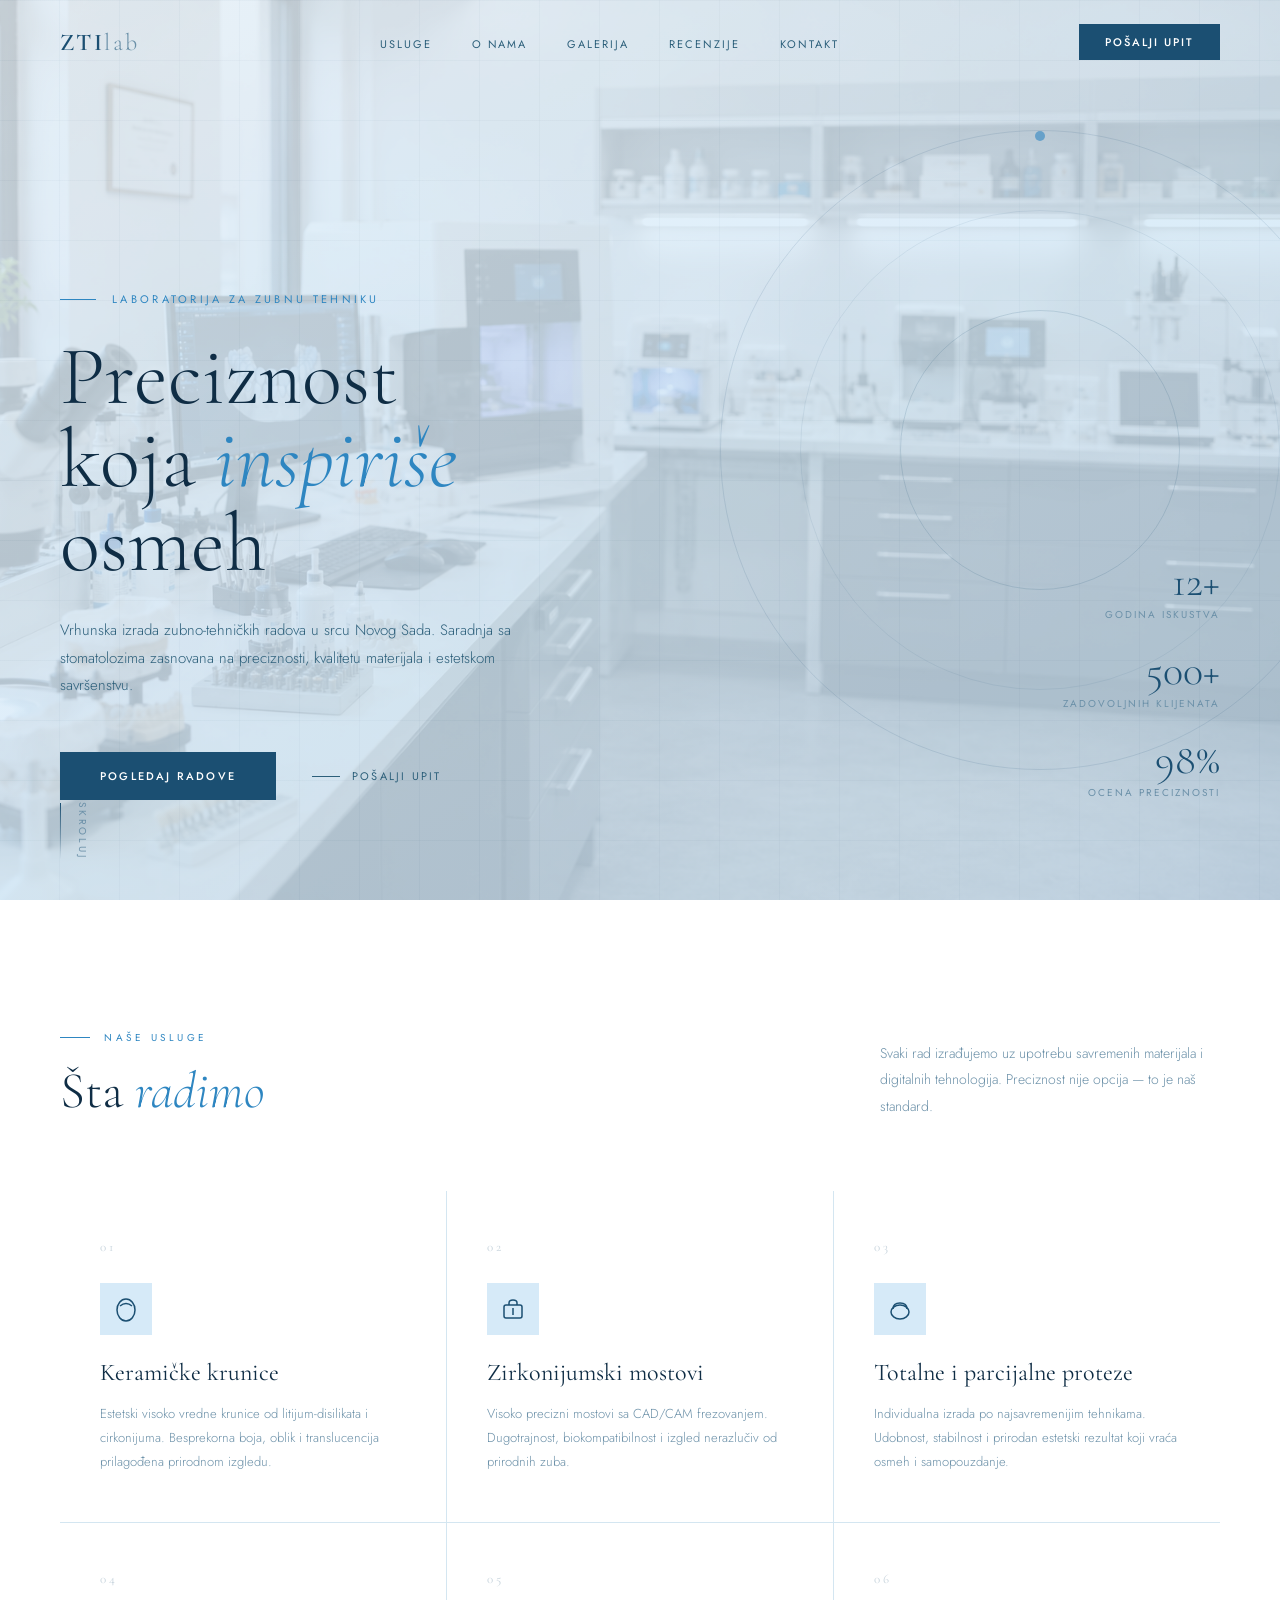
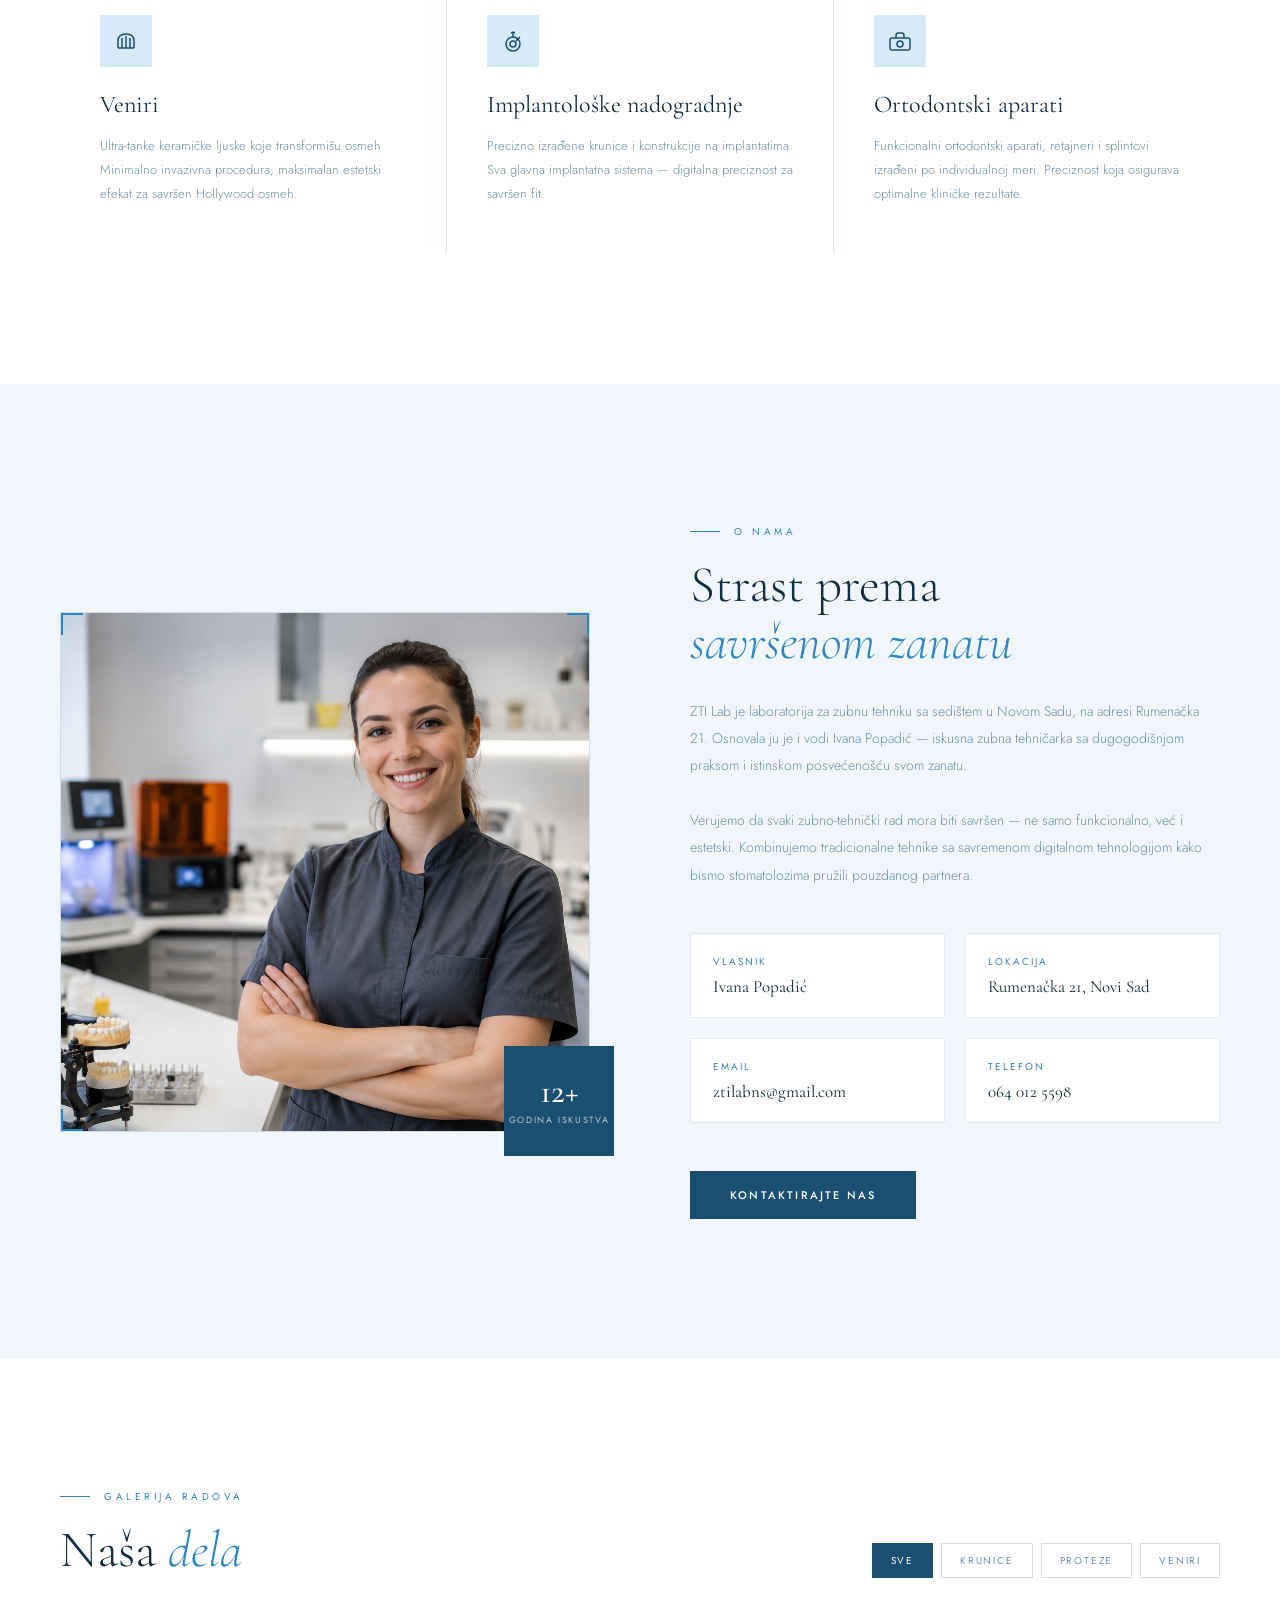
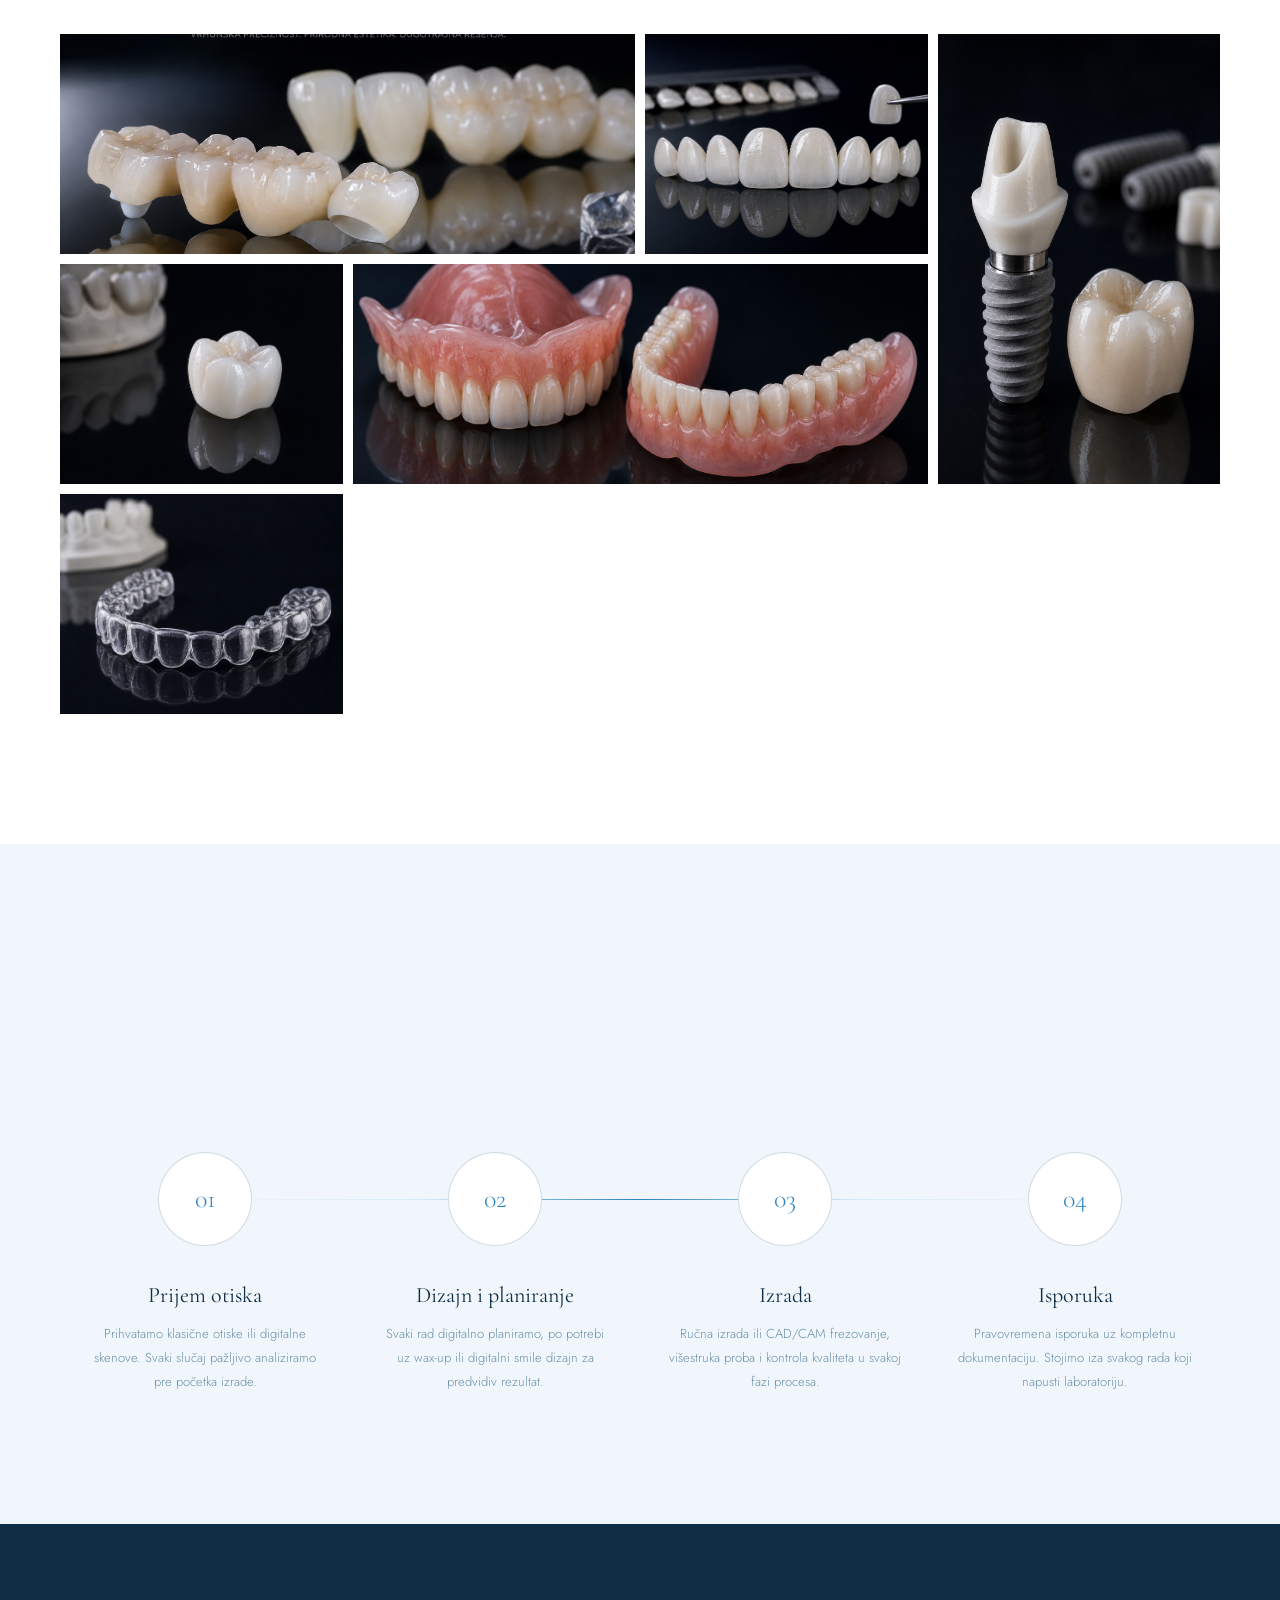
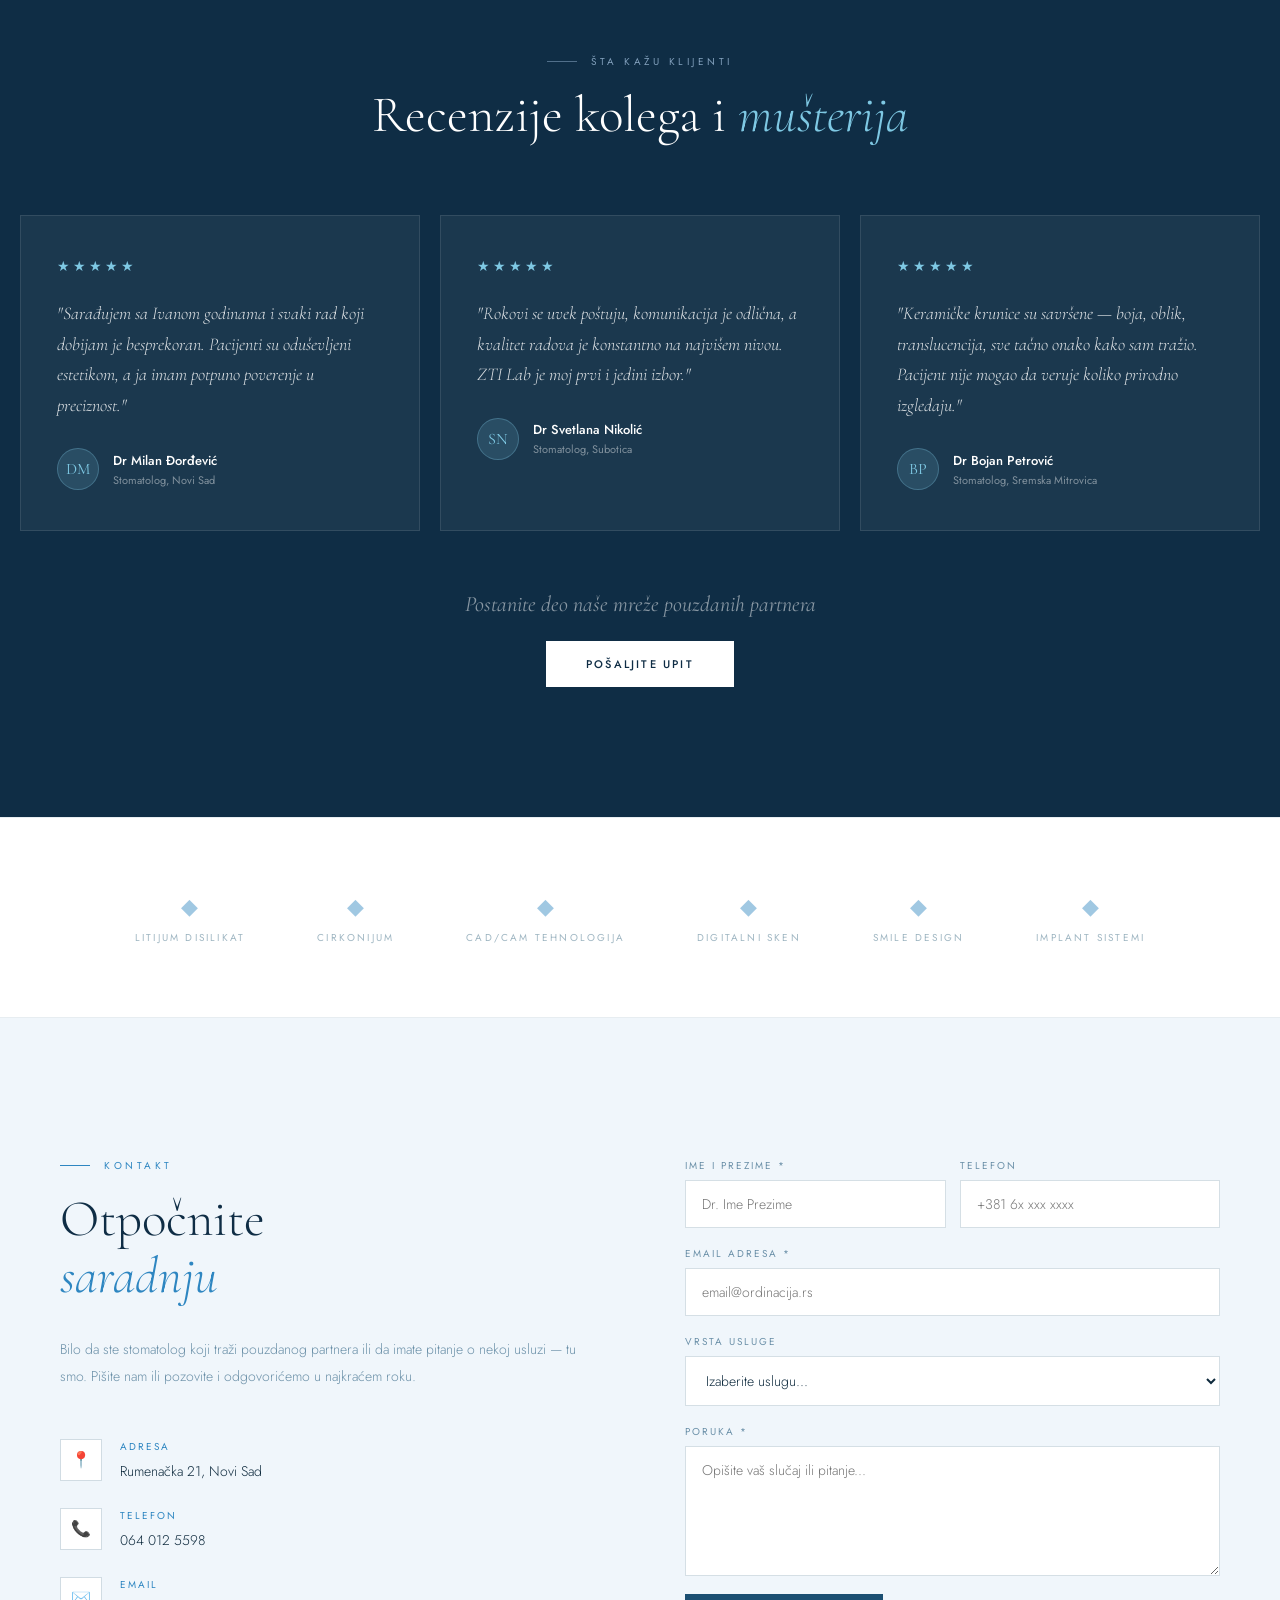
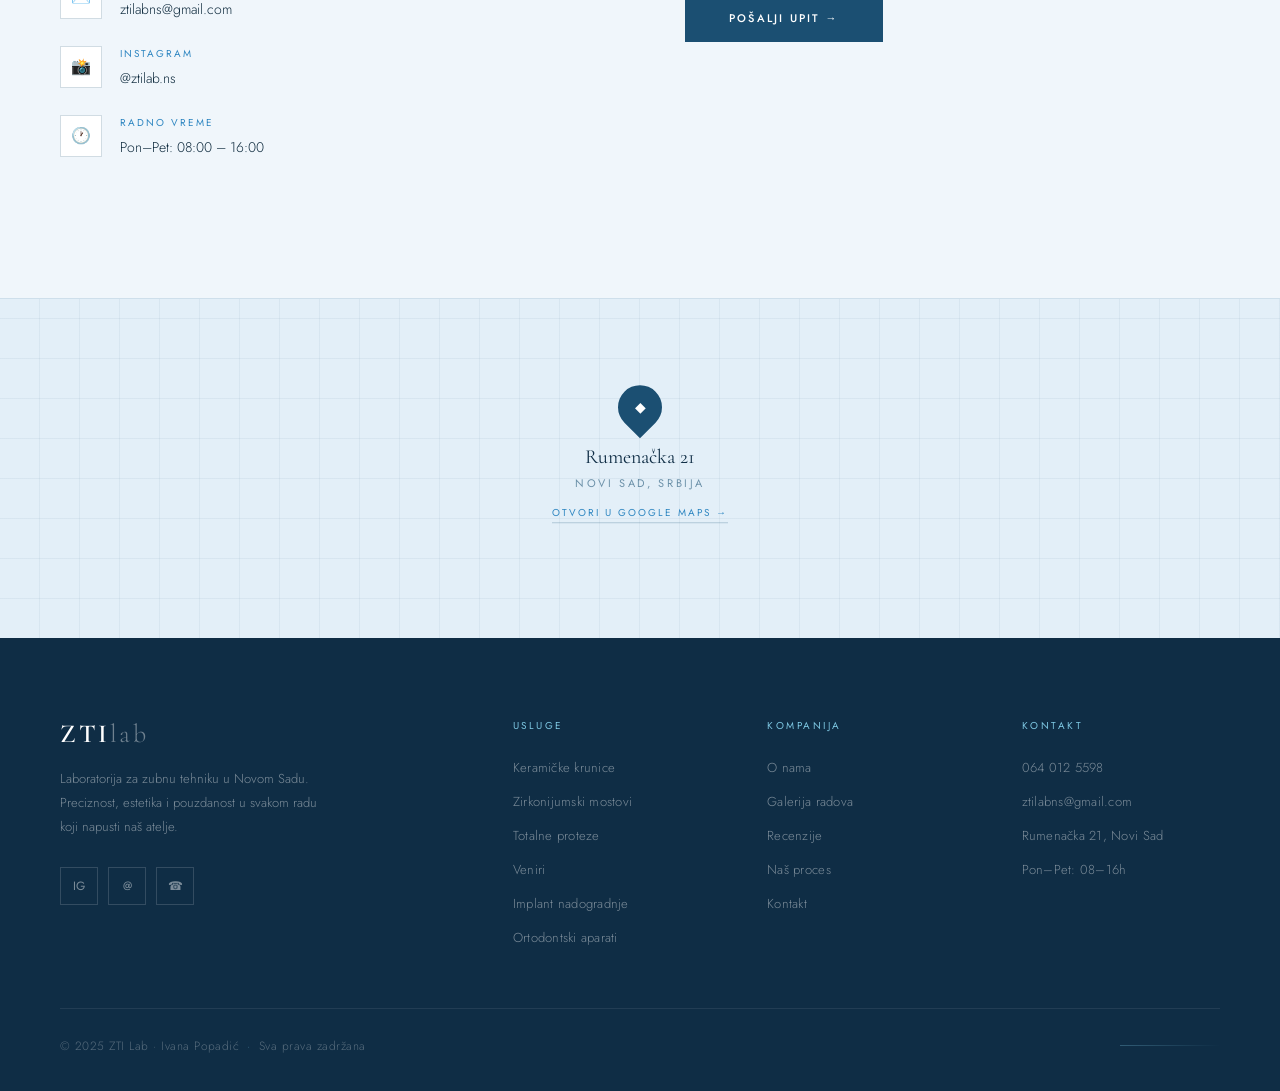
<file: index.html>
<!DOCTYPE html>
<html lang="sr">
<head>
<meta charset="UTF-8">
<meta name="viewport" content="width=device-width, initial-scale=1.0">
<title>ZTI Lab – Laboratorija za Zubnu Tehniku | Novi Sad</title>
<link rel="icon" type="image/png" href="favicon.png">
<link rel="preconnect" href="https://fonts.googleapis.com">
<link href="https://fonts.googleapis.com/css2?family=Cormorant+Garamond:ital,wght@0,300;0,400;0,500;0,600;1,300;1,400&family=Jost:wght@200;300;400;500&display=swap" rel="stylesheet">
<style>
*, *::before, *::after { margin: 0; padding: 0; box-sizing: border-box; }

:root {
  --blue:        #1B4F72;
  --blue-light:  #2E86C1;
  --blue-mid:    #1A5276;
  --blue-pale:   #D6EAF8;
  --blue-dark:   #0F2D45;
  --accent:      #1B4F72;
  --bg:          #F0F6FB;
  --bg-2:        #E3EFF8;
  --bg-3:        #D4E6F1;
  --bg-card:     #FFFFFF;
  --text:        #0E2A3D;
  --text-mid:    #2C5F7A;
  --text-muted:  #6B90A8;
  --white:       #FFFFFF;
}

html { scroll-behavior: smooth; }

body {
  font-family: 'Jost', sans-serif;
  background: var(--bg);
  color: var(--text);
  overflow-x: hidden;
}

/* NAV */
nav {
  position: fixed;
  top: 0; left: 0; right: 0;
  z-index: 500;
  padding: 24px 60px;
  display: flex;
  align-items: center;
  justify-content: space-between;
  transition: background 0.4s, padding 0.4s, box-shadow 0.4s;
}
nav.scrolled {
  background: rgba(240,246,251,0.96);
  backdrop-filter: blur(16px);
  padding: 14px 60px;
  box-shadow: 0 1px 0 rgba(27,79,114,0.12);
}
.nav-logo {
  font-family: 'Cormorant Garamond', serif;
  font-size: 24px;
  font-weight: 600;
  letter-spacing: 0.1em;
  color: var(--blue);
  text-decoration: none;
}
.nav-logo span { color: var(--text-muted); font-weight: 300; }
.nav-links { display: flex; gap: 40px; list-style: none; }
.nav-links a {
  font-size: 11px;
  font-weight: 400;
  letter-spacing: 0.18em;
  text-transform: uppercase;
  color: var(--text-mid);
  text-decoration: none;
  transition: color 0.3s;
  position: relative;
}
.nav-links a::after {
  content: '';
  position: absolute;
  bottom: -4px; left: 0;
  width: 0; height: 1px;
  background: var(--blue-light);
  transition: width 0.3s ease;
}
.nav-links a:hover { color: var(--blue); }
.nav-links a:hover::after { width: 100%; }
.nav-cta {
  font-size: 11px;
  letter-spacing: 0.18em;
  text-transform: uppercase;
  color: var(--white);
  background: var(--blue);
  padding: 10px 26px;
  text-decoration: none;
  font-weight: 500;
  transition: background 0.3s, transform 0.2s;
}
.nav-cta:hover { background: var(--blue-light); transform: translateY(-1px); }
.hamburger {
  display: none;
  flex-direction: column;
  gap: 5px;
  background: none;
  border: none;
  padding: 4px;
  cursor: pointer;
}
.hamburger span { display: block; width: 24px; height: 1px; background: var(--blue); }

/* HERO */
.hero {
  min-height: 100vh;
  display: flex;
  align-items: flex-end;
  padding: 0 60px 100px;
  position: relative;
  overflow: hidden;
  background: linear-gradient(150deg, #EAF4FC 0%, #D6EAF8 50%, #C8E0F4 100%);
}

/* Hero background image — blagi overlay preko slike */
.hero-bg-img {
  position: absolute;
  inset: 0;
  z-index: 0;
}
.hero-bg-img img {
  width: 100%;
  height: 100%;
  object-fit: cover;
  object-position: center right;
  opacity: 0.18;
}

.hero-circles {
  position: absolute;
  right: -80px; top: 50%;
  transform: translateY(-50%);
  width: 640px; height: 640px;
  pointer-events: none;
  z-index: 1;
}
.hero-circle-1 {
  position: absolute;
  inset: 0;
  border: 1px solid rgba(27,79,114,0.12);
  border-radius: 50%;
  animation: spin 40s linear infinite;
}
.hero-circle-2 {
  position: absolute;
  inset: 80px;
  border: 1px solid rgba(27,79,114,0.08);
  border-radius: 50%;
  animation: spin 28s linear infinite reverse;
}
.hero-circle-3 {
  position: absolute;
  inset: 180px;
  border: 1px solid rgba(27,79,114,0.15);
  border-radius: 50%;
}
.hero-dot {
  position: absolute;
  width: 10px; height: 10px;
  background: var(--blue-light);
  border-radius: 50%;
  top: 0; left: 50%;
  transform: translateX(-50%);
  opacity: 0.6;
}
@keyframes spin { to { transform: rotate(360deg); } }

.hero-grid {
  position: absolute;
  inset: 0;
  z-index: 0;
  background-image:
    repeating-linear-gradient(0deg, transparent, transparent 59px, rgba(27,79,114,0.04) 59px, rgba(27,79,114,0.04) 60px),
    repeating-linear-gradient(90deg, transparent, transparent 59px, rgba(27,79,114,0.04) 59px, rgba(27,79,114,0.04) 60px);
}

.hero-content { position: relative; z-index: 2; max-width: 680px; }
.hero-eyebrow {
  font-size: 11px;
  letter-spacing: 0.3em;
  text-transform: uppercase;
  color: var(--blue-light);
  margin-bottom: 28px;
  display: flex;
  align-items: center;
  gap: 16px;
  opacity: 0;
  animation: fadeUp 0.9s 0.3s forwards;
}
.hero-eyebrow::before { content: ''; width: 36px; height: 1px; background: var(--blue-light); }
.hero-title {
  font-family: 'Cormorant Garamond', serif;
  font-size: clamp(52px, 6.5vw, 88px);
  font-weight: 300;
  line-height: 1.0;
  color: var(--blue-dark);
  margin-bottom: 32px;
  opacity: 0;
  animation: fadeUp 0.9s 0.5s forwards;
}
.hero-title em { font-style: italic; color: var(--blue-light); }
.hero-desc {
  font-size: 15px;
  font-weight: 300;
  line-height: 1.85;
  color: var(--text-mid);
  max-width: 460px;
  margin-bottom: 52px;
  opacity: 0;
  animation: fadeUp 0.9s 0.7s forwards;
}
.hero-actions {
  display: flex;
  align-items: center;
  gap: 36px;
  opacity: 0;
  animation: fadeUp 0.9s 0.9s forwards;
}
.btn-primary {
  background: var(--blue);
  color: var(--white);
  padding: 16px 40px;
  font-size: 11px;
  letter-spacing: 0.2em;
  text-transform: uppercase;
  font-weight: 500;
  text-decoration: none;
  transition: background 0.3s, transform 0.2s;
  display: inline-block;
}
.btn-primary:hover { background: var(--blue-light); transform: translateY(-2px); }
.btn-secondary {
  font-size: 11px;
  letter-spacing: 0.2em;
  text-transform: uppercase;
  color: var(--text-mid);
  text-decoration: none;
  display: flex;
  align-items: center;
  gap: 12px;
  transition: color 0.3s;
}
.btn-secondary::before { content: ''; width: 28px; height: 1px; background: currentColor; transition: width 0.3s; }
.btn-secondary:hover { color: var(--blue); }
.btn-secondary:hover::before { width: 44px; }

.hero-stats {
  position: absolute;
  bottom: 100px; right: 60px;
  z-index: 2;
  display: flex;
  flex-direction: column;
  gap: 28px;
  opacity: 0;
  animation: fadeUp 0.9s 1.1s forwards;
}
.stat { text-align: right; }
.stat-num {
  font-family: 'Cormorant Garamond', serif;
  font-size: 42px;
  font-weight: 300;
  color: var(--blue);
  line-height: 1;
}
.stat-label {
  font-size: 10px;
  letter-spacing: 0.2em;
  text-transform: uppercase;
  color: var(--text-muted);
  margin-top: 4px;
}

.scroll-indicator {
  position: absolute;
  bottom: 40px; left: 60px;
  display: flex;
  align-items: center;
  gap: 14px;
  z-index: 2;
  opacity: 0;
  animation: fadeUp 0.9s 1.2s forwards;
}
.scroll-line {
  width: 1px; height: 56px;
  background: linear-gradient(to bottom, var(--blue), transparent);
  animation: pulse 2s ease-in-out infinite;
}
@keyframes pulse { 0%,100%{opacity:1} 50%{opacity:0.3} }
.scroll-text {
  font-size: 10px;
  letter-spacing: 0.28em;
  text-transform: uppercase;
  color: var(--text-muted);
  writing-mode: vertical-rl;
}

@keyframes fadeUp {
  from { opacity: 0; transform: translateY(28px); }
  to   { opacity: 1; transform: translateY(0); }
}

/* SECTION HELPERS */
.section-label {
  font-size: 10px;
  letter-spacing: 0.35em;
  text-transform: uppercase;
  color: var(--blue-light);
  display: flex;
  align-items: center;
  gap: 14px;
  margin-bottom: 18px;
}
.section-label::before { content: ''; width: 30px; height: 1px; background: var(--blue-light); }
.section-title {
  font-family: 'Cormorant Garamond', serif;
  font-size: clamp(34px, 4vw, 54px);
  font-weight: 300;
  line-height: 1.1;
  color: var(--blue-dark);
}
.section-title em { font-style: italic; color: var(--blue-light); }

/* REVEAL */
.reveal { opacity: 0; transform: translateY(36px); transition: opacity 0.75s ease, transform 0.75s ease; }
.reveal.visible { opacity: 1; transform: translateY(0); }
.reveal-d1 { transition-delay: 0.1s; }
.reveal-d2 { transition-delay: 0.2s; }
.reveal-d3 { transition-delay: 0.3s; }

/* USLUGE */
.services {
  padding: 130px 60px;
  background: var(--white);
}
.services-header {
  display: flex;
  justify-content: space-between;
  align-items: flex-end;
  margin-bottom: 72px;
}
.services-intro {
  max-width: 340px;
  font-size: 14px;
  font-weight: 300;
  line-height: 1.9;
  color: var(--text-muted);
}
.services-grid {
  display: grid;
  grid-template-columns: repeat(3, 1fr);
  gap: 1px;
  background: var(--bg-3);
}
.service-card {
  background: var(--white);
  padding: 48px 40px;
  transition: background 0.35s;
  position: relative;
  overflow: hidden;
}
.service-card::after {
  content: '';
  position: absolute;
  bottom: 0; left: 0;
  width: 100%; height: 3px;
  background: var(--blue-light);
  transform: scaleX(0);
  transform-origin: left;
  transition: transform 0.4s ease;
}
.service-card:hover { background: var(--bg); }
.service-card:hover::after { transform: scaleX(1); }
.service-number {
  font-family: 'Cormorant Garamond', serif;
  font-size: 13px;
  letter-spacing: 0.2em;
  color: rgba(27,79,114,0.25);
  margin-bottom: 28px;
}
.service-icon-wrap {
  width: 52px; height: 52px;
  background: var(--blue-pale);
  display: flex;
  align-items: center;
  justify-content: center;
  margin-bottom: 24px;
  transition: background 0.3s;
}
.service-card:hover .service-icon-wrap { background: var(--blue); }
.service-icon-wrap svg { transition: stroke 0.3s; }
.service-card:hover .service-icon-wrap svg { stroke: white !important; }
.service-name {
  font-family: 'Cormorant Garamond', serif;
  font-size: 24px;
  font-weight: 400;
  color: var(--blue-dark);
  margin-bottom: 14px;
  line-height: 1.2;
}
.service-desc {
  font-size: 13px;
  font-weight: 300;
  line-height: 1.85;
  color: var(--text-muted);
}

/* O NAMA */
.about {
  padding: 140px 60px;
  background: var(--bg);
  display: grid;
  grid-template-columns: 1fr 1fr;
  gap: 100px;
  align-items: center;
}
.about-visual {
  position: relative;
  height: 520px;
}

/* About — prava slika laboratorije */
.about-photo {
  position: absolute;
  inset: 0;
  overflow: hidden;
  border: 1px solid rgba(27,79,114,0.15);
}
.about-photo img {
  width: 100%;
  height: 100%;
  object-fit: cover;
  object-position: center;
  transition: transform 0.6s ease;
}
.about-photo:hover img { transform: scale(1.03); }

/* Ugaoni dekorati ostaju na slici */
.about-corner {
  position: absolute;
  width: 22px; height: 22px;
  z-index: 2;
}
.about-corner.tl { top: 0; left: 0; border-top: 2px solid var(--blue-light); border-left: 2px solid var(--blue-light); }
.about-corner.tr { top: 0; right: 0; border-top: 2px solid var(--blue-light); border-right: 2px solid var(--blue-light); }
.about-corner.bl { bottom: 0; left: 0; border-bottom: 2px solid var(--blue-light); border-left: 2px solid var(--blue-light); }
.about-corner.br { bottom: 0; right: 0; border-bottom: 2px solid var(--blue-light); border-right: 2px solid var(--blue-light); }

.about-badge {
  position: absolute;
  bottom: -24px; right: -24px;
  width: 110px; height: 110px;
  background: var(--blue);
  display: flex;
  flex-direction: column;
  align-items: center;
  justify-content: center;
  z-index: 3;
}
.about-badge-num {
  font-family: 'Cormorant Garamond', serif;
  font-size: 34px;
  font-weight: 500;
  color: var(--white);
  line-height: 1;
}
.about-badge-text {
  font-size: 9px;
  letter-spacing: 0.18em;
  text-transform: uppercase;
  color: rgba(255,255,255,0.7);
  text-align: center;
  margin-top: 4px;
}
.about-content .section-title { margin-bottom: 28px; }
.about-text {
  font-size: 14px;
  font-weight: 300;
  line-height: 1.95;
  color: var(--text-muted);
  margin-bottom: 44px;
}
.about-details {
  display: grid;
  grid-template-columns: 1fr 1fr;
  gap: 20px;
  margin-bottom: 48px;
}
.about-detail {
  padding: 20px 22px;
  border: 1px solid rgba(27,79,114,0.12);
  background: var(--white);
}
.about-detail-label {
  font-size: 10px;
  letter-spacing: 0.2em;
  text-transform: uppercase;
  color: var(--blue-light);
  margin-bottom: 7px;
}
.about-detail-value {
  font-family: 'Cormorant Garamond', serif;
  font-size: 17px;
  color: var(--text);
}

/* GALERIJA */
.gallery {
  padding: 130px 60px;
  background: var(--white);
}
.gallery-header {
  display: flex;
  justify-content: space-between;
  align-items: flex-end;
  margin-bottom: 56px;
}
.gallery-filter { display: flex; gap: 8px; }
.filter-btn {
  font-size: 10px;
  letter-spacing: 0.18em;
  text-transform: uppercase;
  padding: 9px 18px;
  background: none;
  border: 1px solid rgba(27,79,114,0.2);
  color: var(--text-muted);
  cursor: pointer;
  transition: all 0.3s;
  font-family: 'Jost', sans-serif;
}
.filter-btn.active, .filter-btn:hover {
  background: var(--blue);
  color: var(--white);
  border-color: var(--blue);
}
.gallery-grid {
  display: grid;
  grid-template-columns: repeat(4, 1fr);
  grid-auto-rows: 220px;
  gap: 10px;
}
.gallery-item { position: relative; overflow: hidden; background: var(--bg-2); }
.gallery-item.wide { grid-column: span 2; }
.gallery-item.tall { grid-row: span 2; }

/* Slike u galeriji */
.gallery-item img {
  width: 100%;
  height: 100%;
  object-fit: cover;
  object-position: center;
  transition: transform 0.6s ease;
  display: block;
}
.gallery-item:hover img { transform: scale(1.04); }

.gallery-overlay {
  position: absolute;
  inset: 0;
  background: linear-gradient(to top, rgba(11,42,72,0.88) 0%, transparent 55%);
  opacity: 0;
  transition: opacity 0.4s;
  display: flex;
  align-items: flex-end;
  padding: 22px;
  z-index: 1;
}
.gallery-item:hover .gallery-overlay { opacity: 1; }
.gallery-label {
  font-family: 'Cormorant Garamond', serif;
  font-size: 17px;
  color: white;
}
.gallery-sublabel {
  font-size: 10px;
  letter-spacing: 0.18em;
  text-transform: uppercase;
  color: rgba(180,210,240,0.85);
  margin-top: 4px;
}

/* Fallback ako slika ne postoji — placeholder boja */
.gallery-item .img-placeholder {
  width: 100%;
  height: 100%;
  background: linear-gradient(135deg, var(--bg-2), var(--bg-3));
  display: flex;
  align-items: center;
  justify-content: center;
  font-family: 'Cormorant Garamond', serif;
  font-size: 13px;
  letter-spacing: 0.2em;
  color: rgba(27,79,114,0.3);
  text-transform: uppercase;
}

/* PROCES */
.process {
  padding: 130px 60px;
  background: var(--bg);
}
.process-header { text-align: center; margin-bottom: 88px; }
.process-header .section-label { justify-content: center; }
.process-steps {
  display: grid;
  grid-template-columns: repeat(4, 1fr);
  position: relative;
}
.process-steps::before {
  content: '';
  position: absolute;
  top: 47px;
  left: 12%; right: 12%;
  height: 1px;
  background: linear-gradient(90deg, transparent, var(--blue-pale), var(--blue-light), var(--blue-pale), transparent);
}
.process-step { padding: 0 28px; text-align: center; }
.step-dot {
  width: 94px; height: 94px;
  border: 1px solid rgba(27,79,114,0.2);
  border-radius: 50%;
  display: flex;
  align-items: center;
  justify-content: center;
  margin: 0 auto 36px;
  background: var(--white);
  transition: border-color 0.4s, background 0.4s, box-shadow 0.4s;
}
.process-step:hover .step-dot {
  border-color: var(--blue-light);
  background: var(--blue-pale);
  box-shadow: 0 0 0 8px rgba(27,79,114,0.05);
}
.step-dot-inner {
  font-family: 'Cormorant Garamond', serif;
  font-size: 26px;
  font-weight: 300;
  color: var(--blue-light);
  transition: color 0.4s;
}
.process-step:hover .step-dot-inner { color: var(--blue); }
.step-title {
  font-family: 'Cormorant Garamond', serif;
  font-size: 22px;
  font-weight: 400;
  color: var(--blue-dark);
  margin-bottom: 14px;
}
.step-desc {
  font-size: 13px;
  font-weight: 300;
  line-height: 1.85;
  color: var(--text-muted);
}

/* RECENZIJE */
.reviews {
  padding: 130px 0;
  background: var(--blue-dark);
  overflow: hidden;
}
.reviews-header { text-align: center; margin-bottom: 72px; padding: 0 60px; }
.reviews-header .section-label { justify-content: center; color: rgba(180,210,240,0.7); }
.reviews-header .section-label::before { background: rgba(180,210,240,0.4); }
.reviews-header .section-title { color: var(--white); }
.reviews-header .section-title em { color: #7EC8E3; }

.reviews-track {
  display: flex;
  gap: 20px;
  animation: marquee 32s linear infinite;
  width: max-content;
  padding: 0 20px;
}
.reviews-track:hover { animation-play-state: paused; }
@keyframes marquee { from { transform: translateX(0); } to { transform: translateX(-50%); } }

.review-card {
  width: 400px;
  flex-shrink: 0;
  background: rgba(255,255,255,0.05);
  border: 1px solid rgba(255,255,255,0.1);
  padding: 40px 36px;
  transition: background 0.3s, border-color 0.3s;
}
.review-card:hover {
  background: rgba(255,255,255,0.09);
  border-color: rgba(126,200,227,0.3);
}
.review-stars { color: #7EC8E3; font-size: 14px; letter-spacing: 3px; margin-bottom: 22px; }
.review-text {
  font-family: 'Cormorant Garamond', serif;
  font-size: 18px;
  font-weight: 300;
  font-style: italic;
  line-height: 1.7;
  color: rgba(255,255,255,0.85);
  margin-bottom: 28px;
}
.review-author { display: flex; align-items: center; gap: 14px; }
.review-avatar {
  width: 42px; height: 42px;
  border-radius: 50%;
  background: rgba(126,200,227,0.15);
  border: 1px solid rgba(126,200,227,0.3);
  display: flex;
  align-items: center;
  justify-content: center;
  font-family: 'Cormorant Garamond', serif;
  font-size: 16px;
  color: #7EC8E3;
}
.review-name { font-size: 13px; font-weight: 500; color: var(--white); }
.review-role { font-size: 11px; color: rgba(255,255,255,0.45); margin-top: 2px; }

.reviews-cta { text-align: center; margin-top: 60px; padding: 0 60px; }
.reviews-cta p {
  font-family: 'Cormorant Garamond', serif;
  font-size: 22px;
  font-style: italic;
  color: rgba(255,255,255,0.5);
  margin-bottom: 24px;
}
.btn-primary-light {
  background: var(--white);
  color: var(--blue-dark);
  padding: 15px 40px;
  font-size: 11px;
  letter-spacing: 0.2em;
  text-transform: uppercase;
  font-weight: 500;
  text-decoration: none;
  display: inline-block;
  transition: background 0.3s, transform 0.2s;
}
.btn-primary-light:hover { background: #7EC8E3; transform: translateY(-2px); }

/* CERTIFIKATI */
.certifications {
  padding: 72px 60px;
  background: var(--white);
  border-top: 1px solid rgba(27,79,114,0.1);
  border-bottom: 1px solid rgba(27,79,114,0.1);
}
.cert-inner {
  display: flex;
  align-items: center;
  justify-content: center;
  gap: 72px;
  flex-wrap: wrap;
}
.cert-item { text-align: center; opacity: 0.45; transition: opacity 0.3s; }
.cert-item:hover { opacity: 1; }
.cert-icon { font-size: 22px; color: var(--blue-light); }
.cert-name {
  font-size: 10px;
  letter-spacing: 0.22em;
  text-transform: uppercase;
  color: var(--text-mid);
  display: block;
  margin-top: 8px;
}

/* KONTAKT */
.contact {
  padding: 140px 60px;
  background: var(--bg);
  display: grid;
  grid-template-columns: 1fr 1fr;
  gap: 90px;
}
.contact-info .section-title { margin-bottom: 32px; }
.contact-text {
  font-size: 14px;
  font-weight: 300;
  line-height: 1.95;
  color: var(--text-muted);
  margin-bottom: 48px;
}
.contact-details { display: flex; flex-direction: column; gap: 26px; }
.contact-item { display: flex; gap: 18px; align-items: flex-start; }
.contact-icon {
  width: 42px; height: 42px;
  border: 1px solid rgba(27,79,114,0.2);
  background: var(--white);
  display: flex;
  align-items: center;
  justify-content: center;
  font-size: 16px;
  flex-shrink: 0;
  color: var(--blue-light);
}
.contact-item-label {
  font-size: 10px;
  letter-spacing: 0.2em;
  text-transform: uppercase;
  color: var(--blue-light);
  margin-bottom: 5px;
}
.contact-item-value {
  font-size: 14px;
  font-weight: 300;
  color: var(--text);
  text-decoration: none;
  transition: color 0.3s;
}
a.contact-item-value:hover { color: var(--blue-light); }

/* FORM */
.contact-form { display: flex; flex-direction: column; gap: 18px; }
.form-row { display: grid; grid-template-columns: 1fr 1fr; gap: 14px; }
.form-group { display: flex; flex-direction: column; gap: 7px; }
.form-label {
  font-size: 10px;
  letter-spacing: 0.2em;
  text-transform: uppercase;
  color: var(--text-muted);
}
.form-input, .form-textarea, .form-select {
  background: var(--white);
  border: 1px solid rgba(27,79,114,0.18);
  color: var(--text);
  padding: 13px 16px;
  font-size: 14px;
  font-family: 'Jost', sans-serif;
  font-weight: 300;
  outline: none;
  transition: border-color 0.3s, box-shadow 0.3s;
  width: 100%;
}
.form-input:focus, .form-textarea:focus, .form-select:focus {
  border-color: var(--blue-light);
  box-shadow: 0 0 0 3px rgba(27,79,114,0.08);
}
.form-textarea { resize: vertical; min-height: 130px; }
.form-select option { background: white; color: var(--text); }
.form-submit {
  background: var(--blue);
  color: var(--white);
  border: none;
  padding: 16px 44px;
  font-size: 11px;
  letter-spacing: 0.2em;
  text-transform: uppercase;
  font-weight: 500;
  font-family: 'Jost', sans-serif;
  cursor: pointer;
  transition: background 0.3s, transform 0.2s;
  align-self: flex-start;
}
.form-submit:hover { background: var(--blue-light); transform: translateY(-1px); }
.form-success {
  display: none;
  background: rgba(27,79,114,0.08);
  border: 1px solid rgba(27,79,114,0.25);
  padding: 18px 22px;
  font-size: 13px;
  color: var(--blue);
  letter-spacing: 0.04em;
}

/* MAPA */
.map-section {
  height: 340px;
  position: relative;
  overflow: hidden;
  background: var(--bg-2);
  border-top: 1px solid rgba(27,79,114,0.1);
}
.map-grid {
  position: absolute;
  inset: 0;
  background-image:
    repeating-linear-gradient(0deg, transparent, transparent 39px, rgba(27,79,114,0.06) 39px, rgba(27,79,114,0.06) 40px),
    repeating-linear-gradient(90deg, transparent, transparent 39px, rgba(27,79,114,0.06) 39px, rgba(27,79,114,0.06) 40px);
}
.map-pin {
  position: absolute;
  top: 50%; left: 50%;
  transform: translate(-50%,-60%);
  text-align: center;
  z-index: 2;
}
.map-pin-icon {
  width: 44px; height: 44px;
  background: var(--blue);
  border-radius: 50% 50% 50% 0;
  transform: rotate(-45deg);
  margin: 0 auto 16px;
  display: flex;
  align-items: center;
  justify-content: center;
}
.map-pin-icon::after {
  content: '◆';
  color: white;
  font-size: 14px;
  transform: rotate(45deg);
  display: block;
}
.map-address {
  font-family: 'Cormorant Garamond', serif;
  font-size: 20px;
  color: var(--blue-dark);
  margin-bottom: 6px;
}
.map-city {
  font-size: 11px;
  letter-spacing: 0.24em;
  text-transform: uppercase;
  color: var(--text-muted);
}
.map-link {
  display: inline-block;
  margin-top: 14px;
  font-size: 10px;
  letter-spacing: 0.2em;
  text-transform: uppercase;
  color: var(--blue-light);
  text-decoration: none;
  border-bottom: 1px solid rgba(27,79,114,0.25);
  padding-bottom: 2px;
  transition: border-color 0.3s;
}
.map-link:hover { border-color: var(--blue-light); }

/* FOOTER */
footer {
  background: var(--blue-dark);
  padding: 80px 60px 36px;
}
.footer-top {
  display: grid;
  grid-template-columns: 2fr 1fr 1fr 1fr;
  gap: 56px;
  margin-bottom: 60px;
}
.footer-logo {
  font-family: 'Cormorant Garamond', serif;
  font-size: 26px;
  font-weight: 600;
  letter-spacing: 0.1em;
  color: var(--white);
  text-decoration: none;
  display: block;
  margin-bottom: 18px;
}
.footer-logo span { color: rgba(255,255,255,0.4); font-weight: 300; }
.footer-tagline {
  font-size: 13px;
  font-weight: 300;
  line-height: 1.85;
  color: rgba(255,255,255,0.45);
  max-width: 270px;
  margin-bottom: 28px;
}
.footer-social { display: flex; gap: 10px; }
.social-link {
  width: 38px; height: 38px;
  border: 1px solid rgba(255,255,255,0.15);
  display: flex;
  align-items: center;
  justify-content: center;
  color: rgba(255,255,255,0.45);
  font-size: 12px;
  text-decoration: none;
  transition: all 0.3s;
  font-family: 'Jost', sans-serif;
}
.social-link:hover { border-color: #7EC8E3; color: #7EC8E3; }
.footer-col-title {
  font-size: 10px;
  letter-spacing: 0.25em;
  text-transform: uppercase;
  color: #7EC8E3;
  margin-bottom: 22px;
}
.footer-col ul { list-style: none; display: flex; flex-direction: column; gap: 11px; }
.footer-col ul li a {
  font-size: 13px;
  font-weight: 300;
  color: rgba(255,255,255,0.45);
  text-decoration: none;
  transition: color 0.3s;
  letter-spacing: 0.02em;
}
.footer-col ul li a:hover { color: var(--white); }
.footer-bottom {
  border-top: 1px solid rgba(255,255,255,0.08);
  padding-top: 28px;
  display: flex;
  justify-content: space-between;
  align-items: center;
}
.footer-copy {
  font-size: 12px;
  font-weight: 300;
  color: rgba(255,255,255,0.3);
  letter-spacing: 0.04em;
}
.footer-sep { color: rgba(126,200,227,0.5); margin: 0 8px; }
.footer-line { width: 100px; height: 1px; background: linear-gradient(90deg, #7EC8E3, transparent); opacity: 0.3; }

/* RESPONSIVE */
@media (max-width: 1100px) {
  nav, nav.scrolled { padding: 18px 32px; }
  .nav-links, .nav-cta { display: none; }
  .hamburger { display: flex; }
  .hero { padding: 0 32px 80px; }
  .hero-stats { right: 32px; }
  .services { padding: 80px 32px; }
  .services-header { flex-direction: column; align-items: flex-start; gap: 20px; }
  .services-grid { grid-template-columns: 1fr 1fr; }
  .about { padding: 80px 32px; grid-template-columns: 1fr; gap: 60px; }
  .gallery { padding: 80px 32px; }
  .gallery-header { flex-direction: column; align-items: flex-start; gap: 20px; }
  .gallery-grid { grid-template-columns: 1fr 1fr; }
  .gallery-item.wide { grid-column: span 2; }
  .process { padding: 80px 32px; }
  .process-steps { grid-template-columns: 1fr 1fr; }
  .process-steps::before { display: none; }
  .reviews-header { padding: 0 32px; }
  .reviews-cta { padding: 0 32px; }
  .certifications { padding: 60px 32px; }
  .cert-inner { gap: 40px; }
  .contact { padding: 80px 32px; grid-template-columns: 1fr; gap: 56px; }
  .footer-top { grid-template-columns: 1fr 1fr; gap: 40px; }
  footer { padding: 60px 32px 32px; }
}
@media (max-width: 640px) {
  .hero-stats { display: none; }
  .services-grid { grid-template-columns: 1fr; }
  .gallery-grid { grid-template-columns: 1fr 1fr; grid-auto-rows: 160px; }
  .gallery-item.wide { grid-column: span 2; }
  .gallery-item.tall { grid-row: auto; }
  .process-steps { grid-template-columns: 1fr; }
  .form-row { grid-template-columns: 1fr; }
  .footer-top { grid-template-columns: 1fr; }
  .about-details { grid-template-columns: 1fr; }
}
</style>
</head>
<body>

<!-- NAV -->
<nav id="mainNav">
  <a href="#" class="nav-logo">ZTI<span>lab</span></a>
  <ul class="nav-links">
    <li><a href="#usluge">Usluge</a></li>
    <li><a href="#onama">O nama</a></li>
    <li><a href="#galerija">Galerija</a></li>
    <li><a href="#recenzije">Recenzije</a></li>
    <li><a href="#kontakt">Kontakt</a></li>
  </ul>
  <a href="#kontakt" class="nav-cta">Pošalji upit</a>
  <button class="hamburger" aria-label="Menu">
    <span></span><span></span><span></span>
  </button>
</nav>

<!-- HERO -->
<section class="hero" id="hero">
  <div class="hero-grid"></div>

  <!-- hero-bg.png: blagi pozadinski motiv (detalj rada, ruka tehničara ili zub na radnoj površini) -->
  <div class="hero-bg-img">
    <img src="images/hero-bg.png" alt="" aria-hidden="true">
  </div>

  <div class="hero-circles">
    <div class="hero-circle-1"><div class="hero-dot"></div></div>
    <div class="hero-circle-2"></div>
    <div class="hero-circle-3"></div>
  </div>
  <div class="hero-content">
    <div class="hero-eyebrow">Laboratorija za zubnu tehniku</div>
    <h1 class="hero-title">Preciznost<br>koja <em>inspiriše</em><br>osmeh</h1>
    <p class="hero-desc">Vrhunska izrada zubno-tehničkih radova u srcu Novog Sada. Saradnja sa stomatolozima zasnovana na preciznosti, kvalitetu materijala i estetskom savršenstvu.</p>
    <div class="hero-actions">
      <a href="#galerija" class="btn-primary">Pogledaj radove</a>
      <a href="#kontakt" class="btn-secondary">Pošalji upit</a>
    </div>
  </div>
  <div class="hero-stats">
    <div class="stat"><div class="stat-num">12+</div><div class="stat-label">Godina iskustva</div></div>
    <div class="stat"><div class="stat-num">500+</div><div class="stat-label">Zadovoljnih klijenata</div></div>
    <div class="stat"><div class="stat-num">98%</div><div class="stat-label">Ocena preciznosti</div></div>
  </div>
  <div class="scroll-indicator">
    <div class="scroll-line"></div>
    <span class="scroll-text">Skroluj</span>
  </div>
</section>

<!-- USLUGE -->
<section class="services" id="usluge">
  <div class="services-header reveal">
    <div>
      <div class="section-label">Naše usluge</div>
      <h2 class="section-title">Šta <em>radimo</em></h2>
    </div>
    <p class="services-intro">Svaki rad izrađujemo uz upotrebu savremenih materijala i digitalnih tehnologija. Preciznost nije opcija — to je naš standard.</p>
  </div>
  <div class="services-grid">
    <div class="service-card reveal">
      <div class="service-number">01</div>
      <div class="service-icon-wrap">
        <svg width="26" height="26" viewBox="0 0 26 26" fill="none" stroke="#1B4F72" stroke-width="1.5">
          <ellipse cx="13" cy="14" rx="9" ry="11"/><path d="M7 10 Q13 5 19 10"/>
        </svg>
      </div>
      <div class="service-name">Keramičke krunice</div>
      <p class="service-desc">Estetski visoko vredne krunice od litijum-disilikata i cirkonijuma. Besprekorna boja, oblik i translucencija prilagođena prirodnom izgledu.</p>
    </div>
    <div class="service-card reveal reveal-d1">
      <div class="service-number">02</div>
      <div class="service-icon-wrap">
        <svg width="26" height="26" viewBox="0 0 26 26" fill="none" stroke="#1B4F72" stroke-width="1.5">
          <rect x="4" y="9" width="18" height="13" rx="2"/><path d="M9 9V7Q9 4 13 4Q17 4 17 7V9"/><line x1="13" y1="12" x2="13" y2="19"/>
        </svg>
      </div>
      <div class="service-name">Zirkonijumski mostovi</div>
      <p class="service-desc">Visoko precizni mostovi sa CAD/CAM frezovanjem. Dugotrajnost, biokompatibilnost i izgled nerazlučiv od prirodnih zuba.</p>
    </div>
    <div class="service-card reveal reveal-d2">
      <div class="service-number">03</div>
      <div class="service-icon-wrap">
        <svg width="26" height="26" viewBox="0 0 26 26" fill="none" stroke="#1B4F72" stroke-width="1.5">
          <ellipse cx="13" cy="16" rx="9" ry="7"/><path d="M6 13 Q6 7 13 7 Q20 7 20 13"/>
        </svg>
      </div>
      <div class="service-name">Totalne i parcijalne proteze</div>
      <p class="service-desc">Individualna izrada po najsavremenijim tehnikama. Udobnost, stabilnost i prirodan estetski rezultat koji vraća osmeh i samopouzdanje.</p>
    </div>
    <div class="service-card reveal">
      <div class="service-number">04</div>
      <div class="service-icon-wrap">
        <svg width="26" height="26" viewBox="0 0 26 26" fill="none" stroke="#1B4F72" stroke-width="1.5">
          <path d="M5 20 L5 13 Q5 6 13 6 Q21 6 21 13 L21 20"/>
          <line x1="5" y1="20" x2="21" y2="20"/>
          <line x1="9" y1="10" x2="9" y2="20"/>
          <line x1="13" y1="8" x2="13" y2="20"/>
          <line x1="17" y1="10" x2="17" y2="20"/>
        </svg>
      </div>
      <div class="service-name">Veniri</div>
      <p class="service-desc">Ultra-tanke keramičke ljuske koje transformišu osmeh. Minimalno invazivna procedura, maksimalan estetski efekat za savršen Hollywood osmeh.</p>
    </div>
    <div class="service-card reveal reveal-d1">
      <div class="service-number">05</div>
      <div class="service-icon-wrap">
        <svg width="26" height="26" viewBox="0 0 26 26" fill="none" stroke="#1B4F72" stroke-width="1.5">
          <circle cx="13" cy="16" r="7"/><line x1="13" y1="9" x2="13" y2="4"/>
          <path d="M11 5 L13 4 L15 5"/><circle cx="13" cy="16" r="3"/>
          <line x1="16" y1="13" x2="20" y2="9"/>
        </svg>
      </div>
      <div class="service-name">Implantološke nadogradnje</div>
      <p class="service-desc">Precizno izrađene krunice i konstrukcije na implantatima. Sva glavna implantatna sistema — digitalna preciznost za savršen fit.</p>
    </div>
    <div class="service-card reveal reveal-d2">
      <div class="service-number">06</div>
      <div class="service-icon-wrap">
        <svg width="26" height="26" viewBox="0 0 26 26" fill="none" stroke="#1B4F72" stroke-width="1.5">
          <rect x="3" y="10" width="20" height="12" rx="2"/>
          <path d="M9 10V8Q9 5 11 5L15 5Q17 5 17 8V10"/>
          <circle cx="13" cy="16" r="3"/>
        </svg>
      </div>
      <div class="service-name">Ortodontski aparati</div>
      <p class="service-desc">Funkcionalni ortodontski aparati, retajneri i splintovi izrađeni po individualnoj meri. Preciznost koja osigurava optimalne kliničke rezultate.</p>
    </div>
  </div>
</section>

<!-- O NAMA -->
<section class="about" id="onama">
  <div class="about-visual reveal">
    <!--
      about-lab.png: fotografija laboratorije ili Ivane pri radu
      Preporučene dimenzije: minimum 900×1040px, portretna orijentacija
    -->
    <div class="about-photo">
      <span class="about-corner tl"></span>
      <span class="about-corner tr"></span>
      <span class="about-corner bl"></span>
      <span class="about-corner br"></span>
      <img
        src="images/about-lab.png"
        alt="Ivana Popadić u laboratoriji ZTI Lab, Novi Sad"
        loading="lazy"
      >
    </div>
    <div class="about-badge">
      <div class="about-badge-num">12+</div>
      <div class="about-badge-text">Godina iskustva</div>
    </div>
  </div>
  <div class="about-content reveal reveal-d1">
    <div class="section-label">O nama</div>
    <h2 class="section-title">Strast prema<br><em>savršenom zanatu</em></h2>
    <p class="about-text">
      ZTI Lab je laboratorija za zubnu tehniku sa sedištem u Novom Sadu, na adresi Rumenačka 21. Osnovala ju je i vodi Ivana Popadić — iskusna zubna tehničarka sa dugogodišnjom praksom i istinskom posvećenošću svom zanatu.
      <br><br>
      Verujemo da svaki zubno-tehnički rad mora biti savršen — ne samo funkcionalno, već i estetski. Kombinujemo tradicionalne tehnike sa savremenom digitalnom tehnologijom kako bismo stomatolozima pružili pouzdanog partnera.
    </p>
    <div class="about-details">
      <div class="about-detail">
        <div class="about-detail-label">Vlasnik</div>
        <div class="about-detail-value">Ivana Popadić</div>
      </div>
      <div class="about-detail">
        <div class="about-detail-label">Lokacija</div>
        <div class="about-detail-value">Rumenačka 21, Novi Sad</div>
      </div>
      <div class="about-detail">
        <div class="about-detail-label">Email</div>
        <div class="about-detail-value">ztilabns@gmail.com</div>
      </div>
      <div class="about-detail">
        <div class="about-detail-label">Telefon</div>
        <div class="about-detail-value">064 012 5598</div>
      </div>
    </div>
    <a href="#kontakt" class="btn-primary">Kontaktirajte nas</a>
  </div>
</section>

<!-- GALERIJA -->
<section class="gallery" id="galerija">
  <div class="gallery-header reveal">
    <div>
      <div class="section-label">Galerija radova</div>
      <h2 class="section-title">Naša <em>dela</em></h2>
    </div>
    <div class="gallery-filter">
      <button class="filter-btn active">Sve</button>
      <button class="filter-btn">Krunice</button>
      <button class="filter-btn">Proteze</button>
      <button class="filter-btn">Veniri</button>
    </div>
  </div>
  <div class="gallery-grid reveal">

    <!--
      gallery-zirkon-most.png
      Pozicija: WIDE (zauzima 2 kolone), visina 220px
      Sadržaj: fotografija zirkonijumskog mosta (3 člana, prednji zubi)
      Preporučene dimenzije: min 1000×440px, landscape
    -->
    <div class="gallery-item wide" data-category="krunice">
      <img
        src="images/gallery-zirkon-most.png"
        alt="Zirkonijumski most — 3 člana, prednji zubi"
        loading="lazy"
      >
      <div class="gallery-overlay">
        <div>
          <div class="gallery-label">Zirkonijumski most — 3 člana</div>
          <div class="gallery-sublabel">Anterior estetika · 2024</div>
        </div>
      </div>
    </div>

    <!--
      gallery-veniri.png
      Pozicija: normalna ćelija, visina 220px
      Sadržaj: keramički veniri, gotov rad (frontalni pogled)
      Preporučene dimenzije: min 500×440px, može i square
    -->
    <div class="gallery-item" data-category="veniri">
      <img
        src="images/gallery-veniri.png"
        alt="Keramički veniri — E.max Press"
        loading="lazy"
      >
      <div class="gallery-overlay">
        <div>
          <div class="gallery-label">Keramički veniri</div>
          <div class="gallery-sublabel">E.max Press · 2024</div>
        </div>
      </div>
    </div>

    <!--
      gallery-implant.png
      Pozicija: TALL (zauzima 2 reda), visina 440px
      Sadržaj: implantološka nadogradnja sa zirkon abutmentom
      Preporučene dimenzije: min 500×880px, portretna orijentacija
    -->
    <div class="gallery-item tall" data-category="krunice">
      <img
        src="images/gallery-implant.png"
        alt="Implantološka nadogradnja — zirkon abutment"
        loading="lazy"
      >
      <div class="gallery-overlay">
        <div>
          <div class="gallery-label">Implantološka nadogradnja</div>
          <div class="gallery-sublabel">Zirkon abutment · 2024</div>
        </div>
      </div>
    </div>

    <!--
      gallery-emax-kruna.png
      Pozicija: normalna ćelija, visina 220px
      Sadržaj: mono-keramička kruna Emax Press
      Preporučene dimenzije: min 500×440px
    -->
    <div class="gallery-item" data-category="krunice">
      <img
        src="images/gallery-emax-kruna.png"
        alt="Mono-keramička kruna — Emax Press"
        loading="lazy"
      >
      <div class="gallery-overlay">
        <div>
          <div class="gallery-label">Mono-keramička kruna</div>
          <div class="gallery-sublabel">Emax Press · 2025</div>
        </div>
      </div>
    </div>

    <!--
      gallery-proteza.png
      Pozicija: WIDE (zauzima 2 kolone), visina 220px
      Sadržaj: totalna proteza, premium akrilat
      Preporučene dimenzije: min 1000×440px, landscape
    -->
    <div class="gallery-item wide" data-category="proteze">
      <img
        src="images/gallery-proteza.png"
        alt="Totalna proteza — premium akrilat"
        loading="lazy"
      >
      <div class="gallery-overlay">
        <div>
          <div class="gallery-label">Totalna proteza</div>
          <div class="gallery-sublabel">Premium akrilat · 2025</div>
        </div>
      </div>
    </div>

    <!--
      gallery-retajner.png
      Pozicija: normalna ćelija, visina 220px
      Sadržaj: ortodontski retajner, vakum-termoplast
      Preporučene dimenzije: min 500×440px
    -->
    <div class="gallery-item" data-category="ostalo">
      <img
        src="images/gallery-retajner.png"
        alt="Ortodontski retajner — vakum-termoplast"
        loading="lazy"
      >
      <div class="gallery-overlay">
        <div>
          <div class="gallery-label">Ortodontski retajner</div>
          <div class="gallery-sublabel">Vakum-termoplast · 2025</div>
        </div>
      </div>
    </div>

  </div>
</section>

<!-- PROCES -->
<section class="process" id="proces">
  <div class="process-header reveal">
    <div class="section-label">Kako radimo</div>
    <h2 class="section-title">Naš <em>proces</em></h2>
  </div>
  <div class="process-steps">
    <div class="process-step reveal">
      <div class="step-dot"><div class="step-dot-inner">01</div></div>
      <div class="step-title">Prijem otiska</div>
      <p class="step-desc">Prihvatamo klasične otiske ili digitalne skenove. Svaki slučaj pažljivo analiziramo pre početka izrade.</p>
    </div>
    <div class="process-step reveal reveal-d1">
      <div class="step-dot"><div class="step-dot-inner">02</div></div>
      <div class="step-title">Dizajn i planiranje</div>
      <p class="step-desc">Svaki rad digitalno planiramo, po potrebi uz wax-up ili digitalni smile dizajn za predvidiv rezultat.</p>
    </div>
    <div class="process-step reveal reveal-d2">
      <div class="step-dot"><div class="step-dot-inner">03</div></div>
      <div class="step-title">Izrada</div>
      <p class="step-desc">Ručna izrada ili CAD/CAM frezovanje, višestruka proba i kontrola kvaliteta u svakoj fazi procesa.</p>
    </div>
    <div class="process-step reveal reveal-d3">
      <div class="step-dot"><div class="step-dot-inner">04</div></div>
      <div class="step-title">Isporuka</div>
      <p class="step-desc">Pravovremena isporuka uz kompletnu dokumentaciju. Stojimo iza svakog rada koji napusti laboratoriju.</p>
    </div>
  </div>
</section>

<!-- RECENZIJE -->
<section class="reviews" id="recenzije">
  <div class="reviews-header reveal">
    <div class="section-label">Šta kažu klijenti</div>
    <h2 class="section-title">Recenzije kolega i <em> mušterija</em></h2>
  </div>
  <div style="overflow:hidden;">
    <div class="reviews-track">
      <div class="review-card">
        <div class="review-stars">★★★★★</div>
        <p class="review-text">"Sarađujem sa Ivanom godinama i svaki rad koji dobijam je besprekoran. Pacijenti su oduševljeni estetikom, a ja imam potpuno poverenje u preciznost."</p>
        <div class="review-author">
          <div class="review-avatar">DM</div>
          <div><div class="review-name">Dr Milan Đorđević</div><div class="review-role">Stomatolog, Novi Sad</div></div>
        </div>
      </div>
      <div class="review-card">
        <div class="review-stars">★★★★★</div>
        <p class="review-text">"Rokovi se uvek poštuju, komunikacija je odlična, a kvalitet radova je konstantno na najvišem nivou. ZTI Lab je moj prvi i jedini izbor."</p>
        <div class="review-author">
          <div class="review-avatar">SN</div>
          <div><div class="review-name">Dr Svetlana Nikolić</div><div class="review-role">Stomatolog, Subotica</div></div>
        </div>
      </div>
      <div class="review-card">
        <div class="review-stars">★★★★★</div>
        <p class="review-text">"Keramičke krunice su savršene — boja, oblik, translucencija, sve tačno onako kako sam tražio. Pacijent nije mogao da veruje koliko prirodno izgledaju."</p>
        <div class="review-author">
          <div class="review-avatar">BP</div>
          <div><div class="review-name">Dr Bojan Petrović</div><div class="review-role">Stomatolog, Sremska Mitrovica</div></div>
        </div>
      </div>
      <div class="review-card">
        <div class="review-stars">★★★★★</div>
        <p class="review-text">"Izuzetna preciznost, vrhunski materijali i profesionalan odnos prema poslu. Preporučujem svakom kolegi koji ceni kvalitet iznad svega."</p>
        <div class="review-author">
          <div class="review-avatar">AJ</div>
          <div><div class="review-name">Dr Ana Jovanović</div><div class="review-role">Ortodont, Beograd</div></div>
        </div>
      </div>
      <div class="review-card">
        <div class="review-stars">★★★★★</div>
        <p class="review-text">"Veniri su izgledali neverovatno — prirodno, savršeno adaptirani. Pacijentkinja je plakala od sreće. To je prava nagrada za dobru saradnju."</p>
        <div class="review-author">
          <div class="review-avatar">MR</div>
          <div><div class="review-name">Dr Marko Radić</div><div class="review-role">Estetski stomatolog, Novi Sad</div></div>
        </div>
      </div>
      <!-- Duplikat za seamless loop -->
      <div class="review-card">
        <div class="review-stars">★★★★★</div>
        <p class="review-text">"Sarađujem sa Ivanom godinama i svaki rad koji dobijam je besprekoran. Pacijenti su oduševljeni estetikom, a ja imam potpuno poverenje u preciznost."</p>
        <div class="review-author">
          <div class="review-avatar">DM</div>
          <div><div class="review-name">Dr Milan Đorđević</div><div class="review-role">Stomatolog, Novi Sad</div></div>
        </div>
      </div>
      <div class="review-card">
        <div class="review-stars">★★★★★</div>
        <p class="review-text">"Rokovi se uvek poštuju, komunikacija je odlična, a kvalitet radova je konstantno na najvišem nivou. ZTI Lab je moj prvi i jedini izbor."</p>
        <div class="review-author">
          <div class="review-avatar">SN</div>
          <div><div class="review-name">Dr Svetlana Nikolić</div><div class="review-role">Stomatolog, Subotica</div></div>
        </div>
      </div>
      <div class="review-card">
        <div class="review-stars">★★★★★</div>
        <p class="review-text">"Keramičke krunice su savršene — boja, oblik, translucencija, sve tačno onako kako sam tražio. Pacijent nije mogao da veruje koliko prirodno izgledaju."</p>
        <div class="review-author">
          <div class="review-avatar">BP</div>
          <div><div class="review-name">Dr Bojan Petrović</div><div class="review-role">Stomatolog, Sremska Mitrovica</div></div>
        </div>
      </div>
      <div class="review-card">
        <div class="review-stars">★★★★★</div>
        <p class="review-text">"Izuzetna preciznost, vrhunski materijali i profesionalan odnos prema poslu. Preporučujem svakom kolegi koji ceni kvalitet iznad svega."</p>
        <div class="review-author">
          <div class="review-avatar">AJ</div>
          <div><div class="review-name">Dr Ana Jovanović</div><div class="review-role">Ortodont, Beograd</div></div>
        </div>
      </div>
      <div class="review-card">
        <div class="review-stars">★★★★★</div>
        <p class="review-text">"Veniri su izgledali neverovatno — prirodno, savršeno adaptirani. Pacijentkinja je plakala od sreće. To je prava nagrada za dobru saradnju."</p>
        <div class="review-author">
          <div class="review-avatar">MR</div>
          <div><div class="review-name">Dr Marko Radić</div><div class="review-role">Estetski stomatolog, Novi Sad</div></div>
        </div>
      </div>
    </div>
  </div>
  <div class="reviews-cta reveal">
    <p>Postanite deo naše mreže pouzdanih partnera</p>
    <a href="#kontakt" class="btn-primary-light">Pošaljite upit</a>
  </div>
</section>

<!-- CERTIFIKATI -->
<section class="certifications reveal">
  <div class="cert-inner">
    <div class="cert-item"><div class="cert-icon">◆</div><span class="cert-name">Litijum disilikat</span></div>
    <div class="cert-item"><div class="cert-icon">◆</div><span class="cert-name">Cirkonijum</span></div>
    <div class="cert-item"><div class="cert-icon">◆</div><span class="cert-name">CAD/CAM tehnologija</span></div>
    <div class="cert-item"><div class="cert-icon">◆</div><span class="cert-name">Digitalni sken</span></div>
    <div class="cert-item"><div class="cert-icon">◆</div><span class="cert-name">Smile Design</span></div>
    <div class="cert-item"><div class="cert-icon">◆</div><span class="cert-name">Implant sistemi</span></div>
  </div>
</section>

<!-- KONTAKT -->
<section class="contact" id="kontakt">
  <div class="contact-info reveal">
    <div class="section-label">Kontakt</div>
    <h2 class="section-title">Otpočnite<br><em>saradnju</em></h2>
    <p class="contact-text">Bilo da ste stomatolog koji traži pouzdanog partnera ili da imate pitanje o nekoj usluzi — tu smo. Pišite nam ili pozovite i odgovorićemo u najkraćem roku.</p>
    <div class="contact-details">
      <div class="contact-item">
        <div class="contact-icon">📍</div>
        <div><div class="contact-item-label">Adresa</div><span class="contact-item-value">Rumenačka 21, Novi Sad</span></div>
      </div>
      <div class="contact-item">
        <div class="contact-icon">📞</div>
        <div><div class="contact-item-label">Telefon</div><a href="tel:+381640125598" class="contact-item-value">064 012 5598</a></div>
      </div>
      <div class="contact-item">
        <div class="contact-icon">✉️</div>
        <div><div class="contact-item-label">Email</div><a href="mailto:ztilabns@gmail.com" class="contact-item-value">ztilabns@gmail.com</a></div>
      </div>
      <div class="contact-item">
        <div class="contact-icon">📸</div>
        <div><div class="contact-item-label">Instagram</div><a href="https://instagram.com/ztilab.ns" target="_blank" class="contact-item-value">@ztilab.ns</a></div>
      </div>
      <div class="contact-item">
        <div class="contact-icon">🕐</div>
        <div><div class="contact-item-label">Radno vreme</div><span class="contact-item-value">Pon–Pet: 08:00 – 16:00</span></div>
      </div>
    </div>
  </div>
  <div class="reveal reveal-d1">
    <form class="contact-form" id="contactForm">
      <div class="form-row">
        <div class="form-group">
          <label class="form-label">Ime i prezime *</label>
          <input type="text" class="form-input" placeholder="Dr. Ime Prezime" required>
        </div>
        <div class="form-group">
          <label class="form-label">Telefon</label>
          <input type="tel" class="form-input" placeholder="+381 6x xxx xxxx">
        </div>
      </div>
      <div class="form-group">
        <label class="form-label">Email adresa *</label>
        <input type="email" class="form-input" placeholder="email@ordinacija.rs" required>
      </div>
      <div class="form-group">
        <label class="form-label">Vrsta usluge</label>
        <select class="form-select">
          <option value="">Izaberite uslugu...</option>
          <option>Keramičke krunice</option>
          <option>Zirkonijumski mostovi</option>
          <option>Proteze</option>
          <option>Veniri</option>
          <option>Implantološke nadogradnje</option>
          <option>Ortodontski aparati</option>
          <option>Ostalo</option>
        </select>
      </div>
      <div class="form-group">
        <label class="form-label">Poruka *</label>
        <textarea class="form-textarea" placeholder="Opišite vaš slučaj ili pitanje..." required></textarea>
      </div>
      <button type="submit" class="form-submit">Pošalji upit →</button>
      <div class="form-success" id="formSuccess">✓ &nbsp; Vaša poruka je uspešno poslata. Javićemo se u roku od 24h.</div>
    </form>
  </div>
</section>

<!-- MAPA -->
<div class="map-section">
  <div class="map-grid"></div>
  <div class="map-pin">
    <div class="map-pin-icon"></div>
    <div class="map-address">Rumenačka 21</div>
    <div class="map-city">Novi Sad, Srbija</div>
    <a href="https://maps.google.com/?q=Rumenačka+21+Novi+Sad" target="_blank" class="map-link">Otvori u Google Maps →</a>
  </div>
</div>

<!-- FOOTER -->
<footer>
  <div class="footer-top">
    <div class="footer-brand">
      <a href="#" class="footer-logo">ZTI<span>lab</span></a>
      <p class="footer-tagline">Laboratorija za zubnu tehniku u Novom Sadu. Preciznost, estetika i pouzdanost u svakom radu koji napusti naš atelje.</p>
      <div class="footer-social">
        <a href="https://instagram.com/ztilab.ns" target="_blank" class="social-link">IG</a>
        <a href="mailto:ztilabns@gmail.com" class="social-link">@</a>
        <a href="tel:+381640125598" class="social-link">☎</a>
      </div>
    </div>
    <div class="footer-col">
      <div class="footer-col-title">Usluge</div>
      <ul>
        <li><a href="#usluge">Keramičke krunice</a></li>
        <li><a href="#usluge">Zirkonijumski mostovi</a></li>
        <li><a href="#usluge">Totalne proteze</a></li>
        <li><a href="#usluge">Veniri</a></li>
        <li><a href="#usluge">Implant nadogradnje</a></li>
        <li><a href="#usluge">Ortodontski aparati</a></li>
      </ul>
    </div>
    <div class="footer-col">
      <div class="footer-col-title">Kompanija</div>
      <ul>
        <li><a href="#onama">O nama</a></li>
        <li><a href="#galerija">Galerija radova</a></li>
        <li><a href="#recenzije">Recenzije</a></li>
        <li><a href="#proces">Naš proces</a></li>
        <li><a href="#kontakt">Kontakt</a></li>
      </ul>
    </div>
    <div class="footer-col">
      <div class="footer-col-title">Kontakt</div>
      <ul>
        <li><a href="tel:+381640125598">064 012 5598</a></li>
        <li><a href="mailto:ztilabns@gmail.com">ztilabns@gmail.com</a></li>
        <li><a href="#">Rumenačka 21, Novi Sad</a></li>
        <li><a href="#">Pon–Pet: 08–16h</a></li>
      </ul>
    </div>
  </div>
  <div class="footer-bottom">
    <div class="footer-copy">© 2025 ZTI Lab · Ivana Popadić<span class="footer-sep">·</span>Sva prava zadržana</div>
    <div class="footer-line"></div>
  </div>
</footer>

<script>
  // Nav scroll
  const nav = document.getElementById('mainNav');
  window.addEventListener('scroll', () => {
    nav.classList.toggle('scrolled', window.scrollY > 60);
  });

  // Reveal on scroll
  const observer = new IntersectionObserver(entries => {
    entries.forEach(e => { if (e.isIntersecting) e.target.classList.add('visible'); });
  }, { threshold: 0.1 });
  document.querySelectorAll('.reveal').forEach(r => observer.observe(r));

  // Gallery filter — filtrira po data-category atributu
  document.querySelectorAll('.filter-btn').forEach(btn => {
    btn.addEventListener('click', function() {
      document.querySelectorAll('.filter-btn').forEach(b => b.classList.remove('active'));
      this.classList.add('active');
      const filter = this.textContent.trim().toLowerCase();
      document.querySelectorAll('.gallery-item').forEach(item => {
        if (filter === 'sve') {
          item.style.display = '';
        } else {
          const cat = item.dataset.category || '';
          const map = { 'krunice': 'krunice', 'proteze': 'proteze', 'veniri': 'veniri' };
          item.style.display = (cat === (map[filter] || filter)) ? '' : 'none';
        }
      });
    });
  });

  // Form submit
  document.getElementById('contactForm').addEventListener('submit', function(e) {
    e.preventDefault();
    const btn = this.querySelector('.form-submit');
    btn.textContent = 'Slanje...';
    setTimeout(() => {
      document.getElementById('formSuccess').style.display = 'block';
      btn.textContent = 'Pošalji upit →';
      this.reset();
    }, 1200);
  });

  // Smooth scroll
  document.querySelectorAll('a[href^="#"]').forEach(a => {
    a.addEventListener('click', function(e) {
      const target = document.querySelector(this.getAttribute('href'));
      if (target) { e.preventDefault(); target.scrollIntoView({ behavior: 'smooth' }); }
    });
  });
</script>
</body>
</html>
</file>
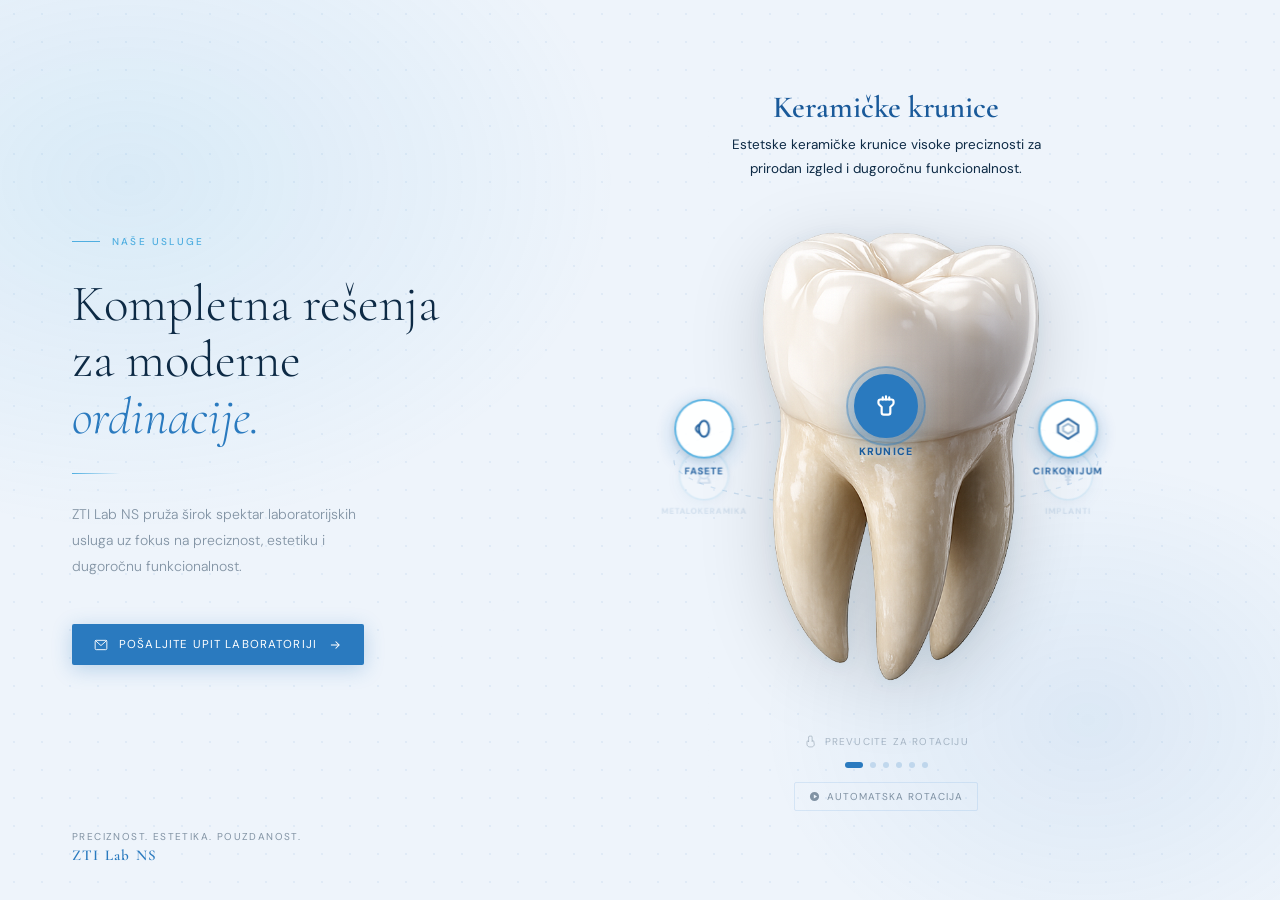
<file: sekcija1.html>
<!DOCTYPE html>
<html lang="sr">
<head>
<meta charset="UTF-8">
<meta name="viewport" content="width=device-width, initial-scale=1.0">
<title>ZTI Lab NS — Naše Usluge</title>
<link rel="preconnect" href="https://fonts.googleapis.com">
<link rel="preconnect" href="https://fonts.gstatic.com" crossorigin>
<link href="https://fonts.googleapis.com/css2?family=Cormorant+Garamond:ital,wght@0,300;0,400;0,600;1,300;1,400&family=DM+Sans:opsz,wght@9..40,300;9..40,400;9..40,500&display=swap" rel="stylesheet">
<style>
*,*::before,*::after{box-sizing:border-box;margin:0;padding:0}

:root{
  --bg:#eef4fb;
  --accent:#2a7abf;
  --accent2:#4faee0;
  --accent3:#1a5a9a;
  --text:#0d2a45;
  --muted:rgba(13,42,69,.48);
  --node-bg:rgba(255,255,255,.9);
  --node-bdr:rgba(79,174,224,.35);
  --border:rgba(100,160,220,.18);
}

html{scroll-behavior:smooth}
body{
  background:var(--bg);
  color:var(--text);
  font-family:'DM Sans',sans-serif;
  min-height:100vh;
  overflow-x:hidden;
}

/* dot grid */
body::before{
  content:'';position:fixed;inset:0;
  background-image:radial-gradient(circle,rgba(42,122,191,.07) 1px,transparent 1px);
  background-size:28px 28px;
  pointer-events:none;z-index:0;
}
/* ambient */
body::after{
  content:'';position:fixed;inset:0;
  background:
    radial-gradient(ellipse 700px 500px at 10% 20%,rgba(79,174,224,.13) 0%,transparent 70%),
    radial-gradient(ellipse 500px 400px at 85% 80%,rgba(42,122,191,.09) 0%,transparent 65%);
  pointer-events:none;z-index:0;
}

/* LAYOUT */
.services-section{
  position:relative;z-index:1;
  min-height:100vh;
  display:grid;
  grid-template-columns:1fr 1.6fr;
}

/* LEFT */
.left-panel{
  z-index:2;
  display:flex;flex-direction:column;justify-content:center;
  padding:80px 48px 80px 72px;
}
.eyebrow{
  font-size:10px;font-weight:500;letter-spacing:.22em;text-transform:uppercase;
  color:var(--accent2);margin-bottom:28px;
  display:flex;align-items:center;gap:12px;
}
.eyebrow::before{content:'';width:28px;height:1px;background:var(--accent2);}
.main-heading{
  font-family:'Cormorant Garamond',serif;
  font-size:clamp(36px,4vw,58px);font-weight:300;line-height:1.1;
  color:var(--text);
}
.main-heading em{font-style:italic;color:var(--accent);}
.divider-line{width:48px;height:1.5px;background:linear-gradient(90deg,var(--accent2),transparent);margin:28px 0;}
.left-desc{
  font-size:14px;font-weight:300;line-height:1.85;
  color:var(--muted);max-width:300px;margin-bottom:44px;
}
.cta-btn{
  display:inline-flex;align-items:center;gap:11px;
  background:var(--accent);color:#fff;
  font-family:'DM Sans',sans-serif;font-size:11.5px;font-weight:400;
  letter-spacing:.1em;text-transform:uppercase;
  padding:13px 22px;cursor:pointer;text-decoration:none;border:none;border-radius:2px;
  transition:all .35s;width:fit-content;
  box-shadow:0 4px 20px rgba(42,122,191,.28);
}
.cta-btn:hover{background:var(--accent3);box-shadow:0 6px 28px rgba(42,122,191,.42);gap:16px;}
.cta-btn svg{width:14px;height:14px;transition:transform .3s;}
.cta-btn:hover svg{transform:translateX(3px);}
.brand-footer{position:absolute;bottom:36px;left:72px;}
.brand-footer .tagline{font-size:10px;letter-spacing:.14em;color:var(--muted);text-transform:uppercase;margin-bottom:3px;}
.brand-footer .brand-name{font-family:'Cormorant Garamond',serif;font-size:15px;font-weight:600;letter-spacing:.08em;color:var(--accent);}

/* RIGHT */
.right-panel{
  z-index:2;
  display:flex;flex-direction:column;align-items:center;justify-content:center;
  padding:60px 40px;min-height:100vh;
}

/* info */
.service-info-box{text-align:center;margin-bottom:30px;min-height:76px;}
.service-info-name{
  font-family:'Cormorant Garamond',serif;
  font-size:clamp(22px,2.4vw,32px);
  font-weight:600;
  color:var(--accent3);
  margin-bottom:7px;
  transition:opacity .3s;
}
.service-info-desc{
  font-size:13.5px;font-weight:400;line-height:1.75;
  color:var(--text);max-width:310px;margin:0 auto;
  transition:opacity .3s;
}
.fade-out{opacity:0!important;}

/* ORBIT SCENE */
.orbit-scene{
  position:relative;
  width:min(500px,88vw);height:min(500px,88vw);
  cursor:grab;user-select:none;touch-action:none;
}
.orbit-scene:active{cursor:grabbing;}

/* perspective ellipse ring */
.orbit-ring-svg{
  position:absolute;top:50%;left:50%;
  transform:translate(-50%,-50%);
  width:88%;pointer-events:none;opacity:.18;
}

/* glow under tooth */
.tooth-glow{
  position:absolute;top:58%;left:50%;
  transform:translate(-50%,-50%);
  width:38%;height:12%;
  background:radial-gradient(ellipse,rgba(79,174,224,.25) 0%,transparent 70%);
  border-radius:50%;pointer-events:none;z-index:9;
}

/* TOOTH — user puts zub.png next to this html file */
.tooth-wrap{
  position:absolute;
  top:50%;
  left:50%;
  transform:translate(-50%, -50%);
  width:200%;          /* tvoja vrednost */
  pointer-events:none;
  z-index:10;
}
.tooth-wrap img{
  width:100%;height:auto;display:block;
  filter:drop-shadow(0 16px 36px rgba(0,0,0,.16)) drop-shadow(0 2px 8px rgba(42,122,191,.07));
}

/* NODES — positioned entirely by JS */
.node{
  position:absolute;
  display:flex;flex-direction:column;align-items:center;gap:7px;
  cursor:pointer;
  transform-origin:center center;
  will-change:transform,opacity;
}
.bubble{
  width:64px;height:64px;border-radius:50%;
  background:#ffffff;
  border:2.5px solid var(--accent2);
  display:flex;align-items:center;justify-content:center;
  box-shadow:0 6px 24px rgba(42,122,191,.32), 0 2px 8px rgba(0,0,0,.12);
  backdrop-filter:blur(8px);
  position:relative;
}
.bubble svg{width:26px;height:26px;stroke:var(--accent3);fill:none;stroke-width:2;stroke-linecap:round;stroke-linejoin:round;}
.node-lbl{font-size:10.5px;font-weight:700;letter-spacing:.10em;color:var(--accent3);text-transform:uppercase;white-space:nowrap;text-shadow:0 1px 4px rgba(255,255,255,.9);}

/* active */
.node.active .bubble{background:var(--accent);border-color:var(--accent);box-shadow:0 0 0 7px rgba(42,122,191,.18),0 8px 32px rgba(42,122,191,.45);}
.node.active .bubble::after{
  content:'';position:absolute;inset:-10px;border-radius:50%;
  border:2px solid rgba(42,122,191,.4);
  animation:pulse 2.2s ease-in-out infinite;
}
.node.active .bubble svg{stroke:#fff;}
.node.active .node-lbl{color:var(--accent3);font-weight:800;}
@keyframes pulse{0%,100%{transform:scale(1);opacity:.5}50%{transform:scale(1.4);opacity:0}}

/* CONTROLS */
.controls-bar{display:flex;flex-direction:column;align-items:center;gap:14px;margin-top:24px;}
.drag-hint{display:flex;align-items:center;gap:8px;font-size:10px;letter-spacing:.12em;text-transform:uppercase;color:var(--muted);opacity:.6;}
.drag-hint svg{width:13px;height:13px;stroke:var(--muted);fill:none;stroke-width:1.5;}
.pdots{display:flex;gap:7px;align-items:center;}
.pdot{width:6px;height:6px;border-radius:50%;background:rgba(42,122,191,.2);cursor:pointer;border:none;padding:0;transition:all .35s;}
.pdot.active{background:var(--accent);width:18px;border-radius:3px;}
.auto-btn{
  display:flex;align-items:center;gap:7px;
  background:transparent;border:1px solid var(--border);color:var(--muted);
  font-family:'DM Sans',sans-serif;font-size:10px;letter-spacing:.1em;text-transform:uppercase;
  cursor:pointer;padding:7px 14px;border-radius:2px;transition:all .3s;
}
.auto-btn:hover{color:var(--accent);border-color:var(--accent2);}
.auto-btn svg{width:11px;height:11px;fill:currentColor;}
.auto-btn.playing svg{animation:spin 2s linear infinite;}
@keyframes spin{to{transform:rotate(360deg)}}

/* RESPONSIVE */
@media(max-width:960px){
  .services-section{grid-template-columns:1fr;}
  .left-panel{padding:64px 32px 36px;align-items:center;text-align:center;}
  .eyebrow{justify-content:center;}
  .divider-line{margin:20px auto;}
  .left-desc{max-width:460px;}
  .brand-footer{display:none;}
}
@media(max-width:560px){
  .left-panel{padding:52px 20px 28px;}
  .right-panel{padding:20px 12px 52px;}
  .orbit-scene{width:min(360px,96vw);height:min(360px,96vw);}
  .bubble{width:42px;height:42px;}
  .bubble svg{width:16px;height:16px;}
}

/* entry */
@keyframes fadeUp{from{opacity:0;transform:translateY(18px)}to{opacity:1;transform:translateY(0)}}
.ani{animation:fadeUp .7s ease both;}
.d1{animation-delay:.1s}.d2{animation-delay:.25s}.d3{animation-delay:.4s}.d4{animation-delay:.55s}
</style>
</head>
<body>
<section class="services-section">

  <!-- LEFT PANEL -->
  <div class="left-panel">
    <p class="eyebrow ani d1">Naše Usluge</p>
    <h1 class="main-heading ani d2">Kompletna rešenja<br>za moderne<br><em>ordinacije.</em></h1>
    <div class="divider-line ani d2"></div>
    <p class="left-desc ani d3">ZTI Lab NS pruža širok spektar laboratorijskih usluga uz fokus na preciznost, estetiku i dugoročnu funkcionalnost.</p>
    <a href="mailto:info@ztilab.rs" class="cta-btn ani d4">
      <svg xmlns="http://www.w3.org/2000/svg" fill="none" stroke="currentColor" stroke-width="1.6" viewBox="0 0 24 24"><rect x="2" y="4" width="20" height="16" rx="2"/><polyline points="2,4 12,13 22,4"/></svg>
      Pošaljite upit laboratoriji
      <svg xmlns="http://www.w3.org/2000/svg" fill="none" stroke="currentColor" stroke-width="1.8" viewBox="0 0 24 24"><line x1="5" y1="12" x2="19" y2="12"/><polyline points="13 6 19 12 13 18"/></svg>
    </a>
    <div class="brand-footer">
      <p class="tagline">Preciznost. Estetika. Pouzdanost.</p>
      <p class="brand-name">ZTI Lab NS</p>
    </div>
  </div>

  <!-- RIGHT PANEL -->
  <div class="right-panel">
    <div class="service-info-box ani d2">
      <div class="service-info-name" id="sName">Keramičke krunice</div>
      <div class="service-info-desc" id="sDesc">Estetske keramičke krunice visoke preciznosti za prirodan izgled i dugoročnu funkcionalnost.</div>
    </div>

    <div class="orbit-scene ani d3" id="scene">
      <!-- horizontal perspective ring -->
      <svg class="orbit-ring-svg" viewBox="0 0 440 100" xmlns="http://www.w3.org/2000/svg">
        <ellipse cx="220" cy="50" rx="212" ry="46" fill="none" stroke="#2a7abf" stroke-width="1.2" stroke-dasharray="5 7"/>
      </svg>

      <div class="tooth-glow"></div>

      <!-- TOOTH — zub.png must be in the same folder as this HTML file -->
      <div class="tooth-wrap">
        <img src="zub.png" alt="3D zub model" onerror="this.style.opacity='0'"/>
      </div>

      <!-- Nodes appended by JS -->
      <div id="nodesWrap" style="position:absolute;inset:0;"></div>
    </div>

    <div class="controls-bar ani d4">
      <div class="drag-hint">
        <svg viewBox="0 0 24 24"><path d="M9 3.5A1.5 1.5 0 0 1 10.5 2h3A1.5 1.5 0 0 1 15 3.5v8.5a1.5 1.5 0 0 1 2.94-.45L19 17c0 2.8-2.2 5-5 5h-3.5C7.7 22 5.5 19.8 5.5 17v-4.5a1.5 1.5 0 0 1 3 0V3.5Z"/></svg>
        Prevucite za rotaciju
      </div>
      <div class="pdots" id="pdots"></div>
      <button class="auto-btn playing" id="autoBtn">
        <svg viewBox="0 0 24 24"><path d="M12 2a10 10 0 1 0 10 10A10 10 0 0 0 12 2Zm-1.5 14.5v-9l7 4.5Z"/></svg>
        Automatska rotacija
      </button>
    </div>
  </div>
</section>

<script>
/* ── DATA ── */
const SVC = [
  { name:'Keramičke krunice',       label:'Krunice',       desc:'Estetske keramičke krunice visoke preciznosti za prirodan izgled i dugoročnu funkcionalnost.',                                       icon:`<svg viewBox="0 0 24 24" xmlns="http://www.w3.org/2000/svg"><path d="M5 8a2 2 0 0 1 2-2h10a2 2 0 0 1 2 2v1c0 .7-.3 1.4-.8 1.9L16 13v5a2 2 0 0 1-2 2h-4a2 2 0 0 1-2-2v-5L5.8 10.9A2.7 2.7 0 0 1 5 9V8Z"/><path d="M9 6V4M12 6V3M15 6V4" stroke-linecap="round"/></svg>` },
  { name:'Cirkonijumske restauracije',label:'Cirkonijum',  desc:'Restauracije od cirkonijum-oksida — maksimalna čvrstoća i izvanredna estetika za prednju i bočnu regiju.',                          icon:`<svg viewBox="0 0 24 24" xmlns="http://www.w3.org/2000/svg"><polygon points="12,2 22,8.5 22,15.5 12,22 2,15.5 2,8.5"/><polygon points="12,7 17,10 17,14 12,17 7,14 7,10" opacity=".45"/></svg>` },
  { name:'Implantoprotetika',         label:'Implanti',    desc:'Precizne nadogradnje i krunice na implantatima izrađene prema najstrožim laboratorijskim standardima.',                               icon:`<svg viewBox="0 0 24 24" xmlns="http://www.w3.org/2000/svg"><line x1="12" y1="2" x2="12" y2="7" stroke-width="2" stroke-linecap="round"/><path d="M8 7h8v3a4 4 0 0 1-8 0V7Z"/><line x1="12" y1="10" x2="12" y2="22" stroke-width="2.5" stroke-linecap="round"/><line x1="9" y1="14" x2="15" y2="14" stroke-linecap="round"/><line x1="9.5" y1="17.5" x2="14.5" y2="17.5" stroke-linecap="round"/></svg>` },
  { name:'Mostovi',                   label:'Mostovi',     desc:'Fiksni mostovi od keramike ili cirkonijuma za trajnu rekonstrukciju manjkavog zubnog niza.',                                         icon:`<svg viewBox="0 0 24 24" xmlns="http://www.w3.org/2000/svg"><rect x="3" y="7" width="4" height="9" rx="1"/><rect x="17" y="7" width="4" height="9" rx="1"/><line x1="7" y1="11.5" x2="17" y2="11.5"/><path d="M7 9Q12 5.5 17 9" fill="none" stroke-linecap="round"/></svg>` },
  { name:'Metalokeramika',            label:'Metalokeramika',desc:'Klasičan i izdržljiv izbor — metalokeramičke krunice idealne za bočnu regiju uz odlično prijanjanje.',                            icon:`<svg viewBox="0 0 24 24" xmlns="http://www.w3.org/2000/svg"><circle cx="12" cy="10" r="6"/><path d="M7 16l-2 5h14l-2-5" fill="none" stroke-linejoin="round"/></svg>` },
  { name:'Fasete',                    label:'Fasete',      desc:'Ultra-tanke porcelanske ljuskice za savršenu korekciju boje, oblika i položaja prednjih zuba.',                                      icon:`<svg viewBox="0 0 24 24" xmlns="http://www.w3.org/2000/svg"><ellipse cx="12" cy="12" rx="5" ry="8"/><path d="M7 8Q4 10 4 12Q4 14 7 16" fill="none" stroke-linecap="round"/></svg>` },
];
const N = SVC.length;

/* ── DOM refs ── */
const scene   = document.getElementById('scene');
const wrap    = document.getElementById('nodesWrap');
const pdots   = document.getElementById('pdots');
const autoBtn = document.getElementById('autoBtn');
const sName   = document.getElementById('sName');
const sDesc   = document.getElementById('sDesc');

/* ── State ── */
let offset    = 0;   // rotation offset degrees; node i is at base i*(360/N) + offset
let activeIdx = 0;
let autoOn    = true;
let autoTmr   = null;
let afId      = null;
let dragging  = false, dragX0 = 0, dragOff0 = 0;

/* ── Build nodes ── */
const nodes = SVC.map((s,i) => {
  const el = document.createElement('div');
  el.className = 'node';
  el.innerHTML = `<div class="bubble">${s.icon}</div><span class="node-lbl">${s.label}</span>`;
  el.addEventListener('click', () => { goTo(i); pauseAuto(); setTimeout(resumeAuto,4200); });
  wrap.appendChild(el);

  const dot = document.createElement('button');
  dot.className = 'pdot';
  dot.addEventListener('click', () => { goTo(i); pauseAuto(); setTimeout(resumeAuto,4200); });
  pdots.appendChild(dot);

  return {el, dot};
});

/* ── Geometry helpers ── */
function dims(){ const r=scene.getBoundingClientRect(); return {w:r.width,h:r.height}; }

// world angle for node i (radians). 0 = pointing toward viewer (front).
function wa(i){ return ((i*(360/N) + offset) % 360 + 360) % 360 * Math.PI/180; }

/* ── Position all nodes ── */
function layout(){
  const {w,h} = dims();
  const cx = w/2, cy = h/2;
  const rx = w * 0.42;   // horizontal orbit radius
  const ry = h * 0.09;   // vertical (perspective squish — flat ellipse)

  // paint back-to-front: sort by depth ascending (most behind first)
  const order = SVC.map((_,i)=>i).sort((a,b)=> Math.cos(wa(b)) - Math.cos(wa(a)));

  order.forEach(i => {
    const a   = wa(i);
    const sin = Math.sin(a);
    const cos = Math.cos(a);   // 1=front, -1=back
    const depth = cos;         // -1 … 1

    const nx = cx + rx * sin;
    const ny = cy + ry * (-cos);  // slight arc up/down

    const {el, dot} = nodes[i];
    const bw = el.offsetWidth  || 72;
    const bh = el.offsetHeight || 82;

    // Scale: front=1, back=0.72
    const scale   = 0.72 + 0.28 * ((depth+1)/2);

    // Opacity: behind tooth = very faint, front = full
    // threshold: depth < -0.05 means behind tooth midplane
    let opacity;
    if (depth < 0) {
      // behind tooth: fade to near-invisible
      opacity = Math.max(0.05, 0.28 * ((depth+1)/1));
    } else {
      // front: minimum 0.85, full at 1.0
      opacity = 0.85 + 0.15 * depth;
    }

    // z-index: back nodes go UNDER tooth (z<10), front OVER (z>10)
    const zIdx = depth >= 0 ? 20 + Math.round(depth*8) : 3 + Math.round((depth+1)*3);

    const isActive = i === activeIdx;

    el.style.left       = `${nx - bw/2}px`;
    el.style.top        = `${ny - bh/2}px`;
    el.style.transform  = isActive ? 'scale(1)' : `scale(${scale})`;
    el.style.opacity    = isActive ? '1' : `${opacity}`;
    el.style.zIndex     = isActive ? '22' : `${zIdx}`;
    el.style.pointerEvents = depth > -0.12 ? 'auto' : 'none';
    el.classList.toggle('active', isActive);
    dot.classList.toggle('active', isActive);
  });
}

/* ── Set active + update text ── */
function setActive(idx, animate=true){
  activeIdx = idx;
  if(animate){
    sName.classList.add('fade-out'); sDesc.classList.add('fade-out');
    setTimeout(()=>{
      sName.textContent = SVC[idx].name;
      sDesc.textContent = SVC[idx].desc;
      sName.classList.remove('fade-out'); sDesc.classList.remove('fade-out');
    },250);
  } else {
    sName.textContent = SVC[idx].name;
    sDesc.textContent = SVC[idx].desc;
  }
  layout();
}

/* ── Which node is closest to front ── */
function nearestFront(){
  let best=0, bestD=Infinity;
  SVC.forEach((_,i)=>{
    const a = wa(i);
    // distance from angle=0 (front)
    const norm = ((i*(360/N)+offset)%360+360)%360;
    const d = Math.min(norm, 360-norm);
    if(d<bestD){bestD=d;best=i;}
  });
  return best;
}

/* ── Animate offset to target ── */
function animTo(targetOff, onEnd, dur=600){
  if(afId) cancelAnimationFrame(afId);
  const start=offset, delta=targetOff-start;
  const t0=performance.now();
  function ease(t){return t<.5?4*t*t*t:1-Math.pow(-2*t+2,3)/2;}
  function step(now){
    const t=Math.min((now-t0)/dur,1);
    offset = start + delta*ease(t);
    layout();
    if(t<1){ afId=requestAnimationFrame(step); }
    else{ offset=targetOff; if(onEnd) onEnd(); }
  }
  afId=requestAnimationFrame(step);
}

/* ── Snap to nearest ── */
function snap(onDone){
  const idx=nearestFront();
  const base=idx*(360/N);
  let cur=((offset%360)+360)%360;
  let goal=((-base)%360+360)%360;
  let delta=goal-cur;
  if(delta>180)delta-=360; if(delta<-180)delta+=360;
  animTo(offset+delta,()=>{ setActive(idx,true); if(onDone)onDone(); });
}

/* ── GoTo specific index ── */
function goTo(idx){
  if(afId) cancelAnimationFrame(afId);
  const base=idx*(360/N);
  let cur=((offset%360)+360)%360;
  let goal=((-base)%360+360)%360;
  let delta=goal-cur;
  if(delta>180)delta-=360; if(delta<-180)delta+=360;
  animTo(offset+delta,()=>setActive(idx,true),650);
}

/* ── Auto rotate ── */
function startAuto(){
  if(autoTmr) clearInterval(autoTmr);
  autoTmr=setInterval(()=>goTo((activeIdx+1)%N),3000);
  autoOn=true; autoBtn.classList.add('playing');
}
function pauseAuto(){
  clearInterval(autoTmr); autoTmr=null;
  autoOn=false; autoBtn.classList.remove('playing');
}
function resumeAuto(){ if(!autoOn) startAuto(); }
autoBtn.addEventListener('click',()=>autoOn?pauseAuto():startAuto());

/* ── Drag ── */
function dstart(x){ dragging=true; dragX0=x; dragOff0=offset; if(afId)cancelAnimationFrame(afId); pauseAuto(); }
function dmove(x){
  if(!dragging)return;
  offset=dragOff0+(x-dragX0)*0.42;
  layout();
  const n=nearestFront(); if(n!==activeIdx) setActive(n,true);
}
function dend(){
  if(!dragging)return; dragging=false;
  snap(()=>setTimeout(resumeAuto,3500));
}
scene.addEventListener('mousedown', e=>{dstart(e.clientX);e.preventDefault();});
window.addEventListener('mousemove',e=>dmove(e.clientX));
window.addEventListener('mouseup',dend);
scene.addEventListener('touchstart',e=>dstart(e.touches[0].clientX),{passive:true});
window.addEventListener('touchmove', e=>dmove(e.touches[0].clientX),{passive:true});
window.addEventListener('touchend',dend);

/* ── Init ── */
window.addEventListener('load',()=>{ setActive(0,false); startAuto(); });
window.addEventListener('resize',layout);
</script>
</body>
</html>
</file>
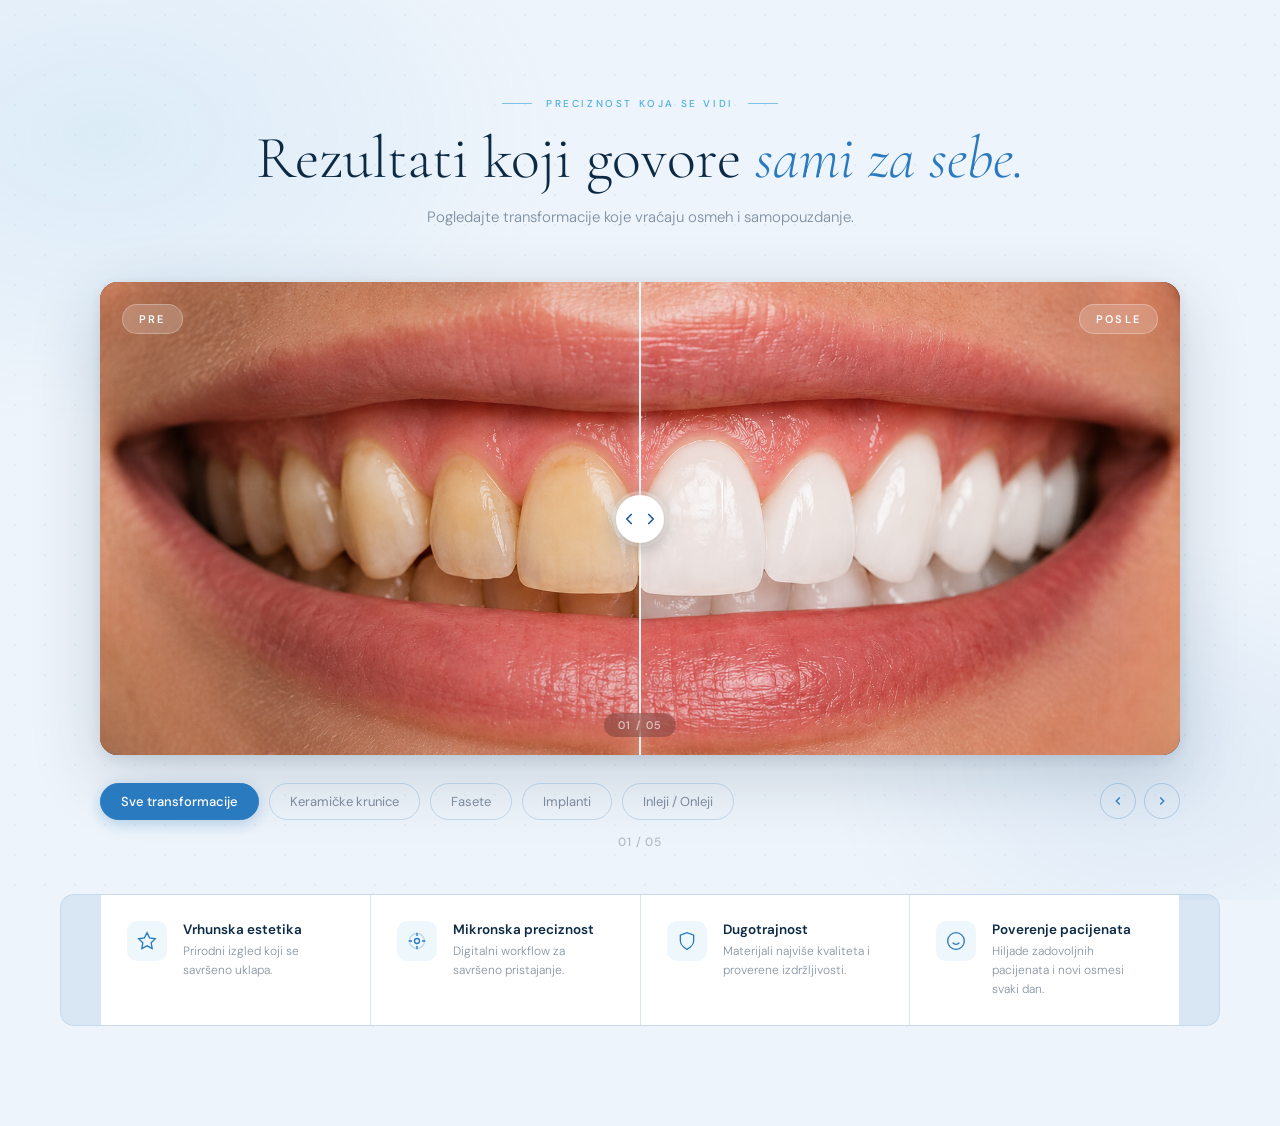
<file: sekcija2.html>
<!DOCTYPE html>
<html lang="sr">
<head>
<meta charset="UTF-8">
<meta name="viewport" content="width=device-width, initial-scale=1.0">
<title>ZTI Lab NS — Pre i Posle</title>
<link rel="preconnect" href="https://fonts.googleapis.com">
<link rel="preconnect" href="https://fonts.gstatic.com" crossorigin>
<link href="https://fonts.googleapis.com/css2?family=Cormorant+Garamond:ital,wght@0,300;0,400;0,600;1,300;1,400&family=DM+Sans:opsz,wght@9..40,300;9..40,400;9..40,500;9..40,600&display=swap" rel="stylesheet">
<style>
*,*::before,*::after{box-sizing:border-box;margin:0;padding:0}

:root{
  --bg:#eef4fb;
  --white:#ffffff;
  --accent:#2a7abf;
  --accent2:#4faee0;
  --accent3:#1a5a9a;
  --text:#0d2a45;
  --muted:rgba(13,42,69,.5);
  --light-muted:rgba(13,42,69,.28);
  --border:rgba(42,122,191,.14);
}

html{scroll-behavior:smooth}
body{
  background:var(--bg);
  color:var(--text);
  font-family:'DM Sans',sans-serif;
  min-height:100vh;
  overflow-x:hidden;
}
body::before{
  content:'';position:fixed;inset:0;
  background-image:radial-gradient(circle,rgba(42,122,191,.055) 1px,transparent 1px);
  background-size:30px 30px;
  pointer-events:none;z-index:0;
}
body::after{
  content:'';position:fixed;inset:0;
  background:
    radial-gradient(ellipse 700px 450px at 8% 15%,rgba(79,174,224,.11) 0%,transparent 65%),
    radial-gradient(ellipse 550px 380px at 90% 85%,rgba(42,122,191,.08) 0%,transparent 60%);
  pointer-events:none;z-index:0;
}

/* ══════ SECTION ══════ */
.ba-section{
  position:relative;z-index:1;
  padding:88px 0 100px;
  min-height:100vh;
}

/* ── HEADER ── */
.ba-header{
  text-align:center;
  padding:0 24px;
  margin-bottom:52px;
}
.eyebrow{
  display:inline-flex;align-items:center;gap:14px;
  font-size:10px;font-weight:500;letter-spacing:.26em;text-transform:uppercase;
  color:var(--accent2);margin-bottom:16px;
}
.eyebrow::before,.eyebrow::after{content:'';width:30px;height:1px;background:var(--accent2);opacity:.7;}
.ba-title{
  font-family:'Cormorant Garamond',serif;
  font-size:clamp(30px,4.8vw,60px);
  font-weight:300;line-height:1.08;
  color:var(--text);margin-bottom:14px;
}
.ba-title em{font-style:italic;color:var(--accent);}
.ba-subtitle{
  font-size:15px;font-weight:300;color:var(--muted);
  max-width:500px;margin:0 auto;line-height:1.7;
}

/* ══════ SLIDER WRAP ══════ */
.slider-outer{
  max-width:1160px;
  margin:0 auto;
  padding:0 40px;
}

/* ── SLIDER CONTAINER ── */
.ba-slider{
  position:relative;
  width:100%;
  border-radius:18px;
  overflow:hidden;
  aspect-ratio:16/7;
  background:#1a2a3a;
  box-shadow:0 20px 70px rgba(13,42,69,.18), 0 4px 16px rgba(13,42,69,.10);
  cursor:col-resize;
  user-select:none;
  touch-action:pan-y;
}

/* AFTER image — full width, always visible as base */
.img-after{
  position:absolute;inset:0;
  width:100%;height:100%;
  object-fit:cover;
  display:block;
}

/* BEFORE image — full size, clipped by clip-path */
.img-before-wrap{
  position:absolute;inset:0;
}
.img-before{
  position:absolute;top:0;left:0;
  width:100%;height:100%;
  object-fit:cover;
}

/* PRE / POSLE badges */
.badge{
  position:absolute;top:22px;
  background:rgba(255,255,255,.18);
  backdrop-filter:blur(10px);
  border:1px solid rgba(255,255,255,.28);
  color:#fff;
  font-size:11px;font-weight:600;letter-spacing:.2em;text-transform:uppercase;
  padding:7px 16px;
  border-radius:30px;
  pointer-events:none;
}
.badge-pre{ left:22px; }
.badge-post{ right:22px; }

/* DIVIDER LINE */
.divider{
  position:absolute;top:0;bottom:0;
  width:2px;
  background:rgba(255,255,255,.9);
  transform:translateX(-50%);
  pointer-events:none;
  box-shadow:0 0 12px rgba(255,255,255,.5);
}

/* DRAG HANDLE */
.handle{
  position:absolute;
  top:50%;
  transform:translate(-50%,-50%);
  width:48px;height:48px;
  border-radius:50%;
  background:var(--white);
  box-shadow:0 4px 20px rgba(0,0,0,.28), 0 0 0 4px rgba(255,255,255,.35);
  display:flex;align-items:center;justify-content:center;
  gap:4px;
  transition:transform .15s ease, box-shadow .15s ease;
  z-index:10;
  pointer-events:none;
}
.handle:active,.ba-slider.dragging .handle{
  transform:translate(-50%,-50%) scale(1.1);
  box-shadow:0 6px 28px rgba(0,0,0,.35), 0 0 0 5px rgba(255,255,255,.4);
}
.handle svg{width:18px;height:18px;stroke:var(--accent3);fill:none;stroke-width:2.2;stroke-linecap:round;stroke-linejoin:round;}

/* case counter */
.case-count{
  position:absolute;bottom:18px;left:50%;transform:translateX(-50%);
  font-size:11px;font-weight:500;letter-spacing:.12em;
  color:rgba(255,255,255,.7);
  background:rgba(0,0,0,.22);
  backdrop-filter:blur(8px);
  padding:5px 14px;border-radius:20px;
  pointer-events:none;
  white-space:nowrap;
}

/* ══════ CATEGORY TABS ══════ */
.tabs-row{
  display:flex;
  align-items:center;
  gap:10px;
  margin:28px 0 10px;
  flex-wrap:wrap;
}
.tab-btn{
  font-family:'DM Sans',sans-serif;
  font-size:13px;font-weight:400;
  color:var(--muted);
  background:transparent;
  border:1.5px solid rgba(42,122,191,.22);
  padding:9px 20px;border-radius:30px;
  cursor:pointer;
  transition:all .25s;
  white-space:nowrap;
}
.tab-btn:hover{border-color:var(--accent2);color:var(--accent);}
.tab-btn.active{
  background:var(--accent);border-color:var(--accent);
  color:#fff;font-weight:500;
  box-shadow:0 4px 16px rgba(42,122,191,.3);
}

.tabs-nav{
  margin-left:auto;
  display:flex;gap:8px;
  flex-shrink:0;
}
.nav-btn{
  width:36px;height:36px;border-radius:50%;
  background:transparent;
  border:1.5px solid rgba(42,122,191,.28);
  color:var(--accent);
  display:flex;align-items:center;justify-content:center;
  cursor:pointer;transition:all .25s;
}
.nav-btn:hover{background:var(--accent);border-color:var(--accent);color:#fff;}
.nav-btn svg{width:14px;height:14px;stroke:currentColor;fill:none;stroke-width:2.2;}

.case-indicator{
  width:100%;text-align:center;
  font-size:12px;font-weight:500;letter-spacing:.08em;
  color:var(--light-muted);
  padding:4px 0 0;
}

/* ══════ FEATURES BAR ══════ */
.features-bar{
  display:grid;grid-template-columns:repeat(4,1fr);
  gap:1px;
  background:rgba(42,122,191,.1);
  max-width:1160px;
  margin:44px auto 0;padding:0 40px;
  border-radius:14px;overflow:hidden;
  border:1px solid rgba(42,122,191,.11);
}
.feat{
  background:var(--white);
  padding:26px 26px;
  display:flex;align-items:flex-start;gap:16px;
}
.feat-icon{
  width:40px;height:40px;border-radius:10px;
  background:rgba(79,174,224,.1);
  display:flex;align-items:center;justify-content:center;flex-shrink:0;
}
.feat-icon svg{width:20px;height:20px;stroke:var(--accent);fill:none;stroke-width:1.6;}
.feat-title{font-size:13.5px;font-weight:600;color:var(--text);margin-bottom:4px;}
.feat-desc{font-size:12px;font-weight:300;color:var(--muted);line-height:1.6;}

/* ══════ RESPONSIVE ══════ */
@media(max-width:900px){
  .slider-outer{padding:0 20px;}
  .ba-slider{aspect-ratio:4/3;}
  .features-bar{grid-template-columns:repeat(2,1fr);padding:0 20px;}
}
@media(max-width:560px){
  .ba-section{padding:56px 0 72px;}
  .ba-slider{aspect-ratio:3/4;border-radius:12px;}
  .features-bar{grid-template-columns:1fr;}
  .tabs-nav{display:none;}
  .tab-btn{font-size:12px;padding:8px 14px;}
}

/* entry anims */
@keyframes fadeUp{from{opacity:0;transform:translateY(20px)}to{opacity:1;transform:translateY(0)}}
.ani{animation:fadeUp .7s ease both;}
.d1{animation-delay:.08s}.d2{animation-delay:.2s}.d3{animation-delay:.35s}.d4{animation-delay:.5s}
</style>
</head>
<body>

<section class="ba-section">

  <!-- HEADER -->
  <div class="ba-header ani d1">
    <div class="eyebrow">Preciznost koja se vidi</div>
    <h2 class="ba-title">Rezultati koji govore <em>sami za sebe.</em></h2>
    <p class="ba-subtitle">Pogledajte transformacije koje vraćaju osmeh i samopouzdanje.</p>
  </div>

  <div class="slider-outer ani d2">

    <!-- SLIDER -->
    <div class="ba-slider" id="baSlider">
      <!-- AFTER (base layer) -->
      <img class="img-after" id="imgAfter" src="posle.png" alt="Posle" draggable="false"
        onerror="this.src='data:image/svg+xml,<svg xmlns=%22http://www.w3.org/2000/svg%22 width=%22800%22 height=%22350%22><rect width=%22800%22 height=%22350%22 fill=%22%2334a0d8%22/><text x=%2250%25%22 y=%2250%25%22 dominant-baseline=%22middle%22 text-anchor=%22middle%22 font-family=%22sans-serif%22 font-size=%2232%22 fill=%22rgba(255,255,255,.7)%22>POSLE</text></svg>'"/>

      <!-- BEFORE (clipped layer) -->
      <div class="img-before-wrap" id="beforeWrap">
        <img class="img-before" id="imgBefore" src="pre.png" alt="Pre" draggable="false"
          onerror="this.src='data:image/svg+xml,<svg xmlns=%22http://www.w3.org/2000/svg%22 width=%22800%22 height=%22350%22><rect width=%22800%22 height=%22350%22 fill=%22%23a0784a%22/><text x=%2250%25%22 y=%2250%25%22 dominant-baseline=%22middle%22 text-anchor=%22middle%22 font-family=%22sans-serif%22 font-size=%2232%22 fill=%22rgba(255,255,255,.7)%22>PRE</text></svg>'"/>
      </div>

      <!-- Badges -->
      <div class="badge badge-pre">PRE</div>
      <div class="badge badge-post">POSLE</div>

      <!-- Divider + handle (positioned by JS) -->
      <div class="divider" id="divider"></div>
      <div class="handle" id="handle">
        <svg viewBox="0 0 24 24"><polyline points="15 18 9 12 15 6"/></svg>
        <svg viewBox="0 0 24 24"><polyline points="9 6 15 12 9 18"/></svg>
      </div>

      <!-- Case counter -->
      <div class="case-count" id="caseCount">01 / 05</div>
    </div>

    <!-- TABS + NAV -->
    <div class="tabs-row ani d3" id="tabsRow">
      <!-- tabs injected by JS -->
      <div class="tabs-nav">
        <button class="nav-btn" id="navPrev">
          <svg viewBox="0 0 24 24"><polyline points="15 18 9 12 15 6"/></svg>
        </button>
        <button class="nav-btn" id="navNext">
          <svg viewBox="0 0 24 24"><polyline points="9 6 15 12 9 18"/></svg>
        </button>
      </div>
    </div>

    <div class="case-indicator ani d3" id="caseIndicator">01 / 01</div>

  </div><!-- /slider-outer -->

  <!-- FEATURES BAR -->
  <div class="features-bar ani d4">
    <div class="feat">
      <div class="feat-icon">
        <svg viewBox="0 0 24 24"><polygon points="12 2 15.09 8.26 22 9.27 17 14.14 18.18 21.02 12 17.77 5.82 21.02 7 14.14 2 9.27 8.91 8.26 12 2"/></svg>
      </div>
      <div>
        <div class="feat-title">Vrhunska estetika</div>
        <div class="feat-desc">Prirodni izgled koji se savršeno uklapa.</div>
      </div>
    </div>
    <div class="feat">
      <div class="feat-icon">
        <svg viewBox="0 0 24 24"><circle cx="12" cy="12" r="3"/><path d="M22 12h-4M6 12H2M12 6V2M12 22v-4"/><circle cx="12" cy="12" r="9" opacity=".25"/></svg>
      </div>
      <div>
        <div class="feat-title">Mikronska preciznost</div>
        <div class="feat-desc">Digitalni workflow za savršeno pristajanje.</div>
      </div>
    </div>
    <div class="feat">
      <div class="feat-icon">
        <svg viewBox="0 0 24 24"><path d="M12 22s8-4 8-10V5l-8-3-8 3v7c0 6 8 10 8 10z"/></svg>
      </div>
      <div>
        <div class="feat-title">Dugotrajnost</div>
        <div class="feat-desc">Materijali najviše kvaliteta i proverene izdržljivosti.</div>
      </div>
    </div>
    <div class="feat">
      <div class="feat-icon">
        <svg viewBox="0 0 24 24"><circle cx="12" cy="12" r="10"/><path d="M8 14s1.5 2 4 2 4-2 4-2"/><line x1="9" y1="9" x2="9.01" y2="9"/><line x1="15" y1="9" x2="15.01" y2="9"/></svg>
      </div>
      <div>
        <div class="feat-title">Poverenje pacijenata</div>
        <div class="feat-desc">Hiljade zadovoljnih pacijenata i novi osmesi svaki dan.</div>
      </div>
    </div>
  </div>

</section>

<script>
/* ── CASES DATA ── */
const CATEGORIES = [
  {
    label: 'Sve transformacije',
    cases: [
      { pre:'pre.png',   post:'posle.png', note:'Kompletna restauracija osmeha' },
      { pre:'pre.png',   post:'posle.png', note:'Keramičke krunice — gornja vilica' },
      { pre:'pre.png',   post:'posle.png', note:'Fasete — prednji zubi' },
      { pre:'pre.png',   post:'posle.png', note:'Implantoprotetika' },
      { pre:'pre.png',   post:'posle.png', note:'Cirkonijumski most' },
    ]
  },
  {
    label: 'Keramičke krunice',
    cases: [
      { pre:'pre.png', post:'posle.png', note:'Keramičke krunice — set 1' },
      { pre:'pre.png', post:'posle.png', note:'Keramičke krunice — set 2' },
    ]
  },
  {
    label: 'Fasete',
    cases: [
      { pre:'pre.png', post:'posle.png', note:'Fasete — prednji zubi' },
      { pre:'pre.png', post:'posle.png', note:'Fasete — kompletni osmeh' },
    ]
  },
  {
    label: 'Implanti',
    cases: [
      { pre:'pre.png', post:'posle.png', note:'Implantoprotetika' },
    ]
  },
  {
    label: 'Inleji / Onleji',
    cases: [
      { pre:'pre.png', post:'posle.png', note:'Inlej restauracija' },
      { pre:'pre.png', post:'posle.png', note:'Onlej — bočna regija' },
    ]
  },
];

/* ── STATE ── */
let activeCat  = 0;
let activeCase = 0;
let sliderPct  = 50; // 0–100
let dragging   = false;

/* ── DOM ── */
const slider      = document.getElementById('baSlider');
const beforeWrap  = document.getElementById('beforeWrap');
const imgBefore   = document.getElementById('imgBefore');
const imgAfter    = document.getElementById('imgAfter');
const dividerEl   = document.getElementById('divider');
const handleEl    = document.getElementById('handle');
const tabsRow     = document.getElementById('tabsRow');
const navPrev     = document.getElementById('navPrev');
const navNext     = document.getElementById('navNext');
const caseCount   = document.getElementById('caseCount');
const caseInd     = document.getElementById('caseIndicator');

/* ── BUILD TABS ── */
function buildTabs(){
  // remove old tabs (keep .tabs-nav)
  const nav = tabsRow.querySelector('.tabs-nav');
  tabsRow.innerHTML = '';
  CATEGORIES.forEach((cat, i) => {
    const btn = document.createElement('button');
    btn.className = 'tab-btn' + (i === activeCat ? ' active' : '');
    btn.textContent = cat.label;
    btn.addEventListener('click', () => {
      activeCat  = i;
      activeCase = 0;
      buildTabs();
      loadCase();
    });
    tabsRow.appendChild(btn);
  });
  tabsRow.appendChild(nav);
}

/* ── LOAD CASE ── */
function loadCase(){
  const cat   = CATEGORIES[activeCat];
  const total = cat.cases.length;
  const c     = cat.cases[activeCase];

  // fade swap
  slider.style.opacity = '.7';
  setTimeout(() => {
    imgBefore.src = c.pre;
    imgAfter.src  = c.post;
    sliderPct     = 50;
    applySlider();
    slider.style.opacity = '1';
  }, 160);

  const pad = n => String(n+1).padStart(2,'0');
  caseCount.textContent = `${pad(activeCase)} / ${pad(total-1)}`;
  caseInd.textContent   = `${pad(activeCase)} / ${pad(total-1)}`;
}

/* ── APPLY SLIDER POSITION ── */
function applySlider(){
  const pct = sliderPct;
  // clip the before wrap: show left portion, hide right
  beforeWrap.style.clipPath = `inset(0 ${100 - pct}% 0 0)`;
  dividerEl.style.left = pct + '%';
  handleEl.style.left  = pct + '%';
}

/* ── SLIDER DRAG ── */
function getX(e){ return e.touches ? e.touches[0].clientX : e.clientX; }

function onDragStart(e){
  dragging = true;
  slider.classList.add('dragging');
  e.preventDefault();
}
function onDragMove(e){
  if(!dragging) return;
  const rect = slider.getBoundingClientRect();
  sliderPct = Math.max(0, Math.min(100, (getX(e) - rect.left) / rect.width * 100));
  applySlider();
}
function onDragEnd(){
  dragging = false;
  slider.classList.remove('dragging');
}

slider.addEventListener('mousedown', onDragStart);
slider.addEventListener('touchstart', onDragStart, {passive:false});
window.addEventListener('mousemove', onDragMove);
window.addEventListener('touchmove', onDragMove, {passive:true});
window.addEventListener('mouseup', onDragEnd);
window.addEventListener('touchend', onDragEnd);

/* ── CASE NAV ── */
navPrev.addEventListener('click', () => {
  const total = CATEGORIES[activeCat].cases.length;
  activeCase = (activeCase - 1 + total) % total;
  loadCase();
});
navNext.addEventListener('click', () => {
  const total = CATEGORIES[activeCat].cases.length;
  activeCase = (activeCase + 1) % total;
  loadCase();
});

/* ── RESIZE ── */
window.addEventListener('resize', applySlider);

/* ── slider transition ── */
slider.style.transition = 'opacity .15s ease';

/* ── INIT ── */
buildTabs();
loadCase();
applySlider();
</script>
</body>
</html>
</file>
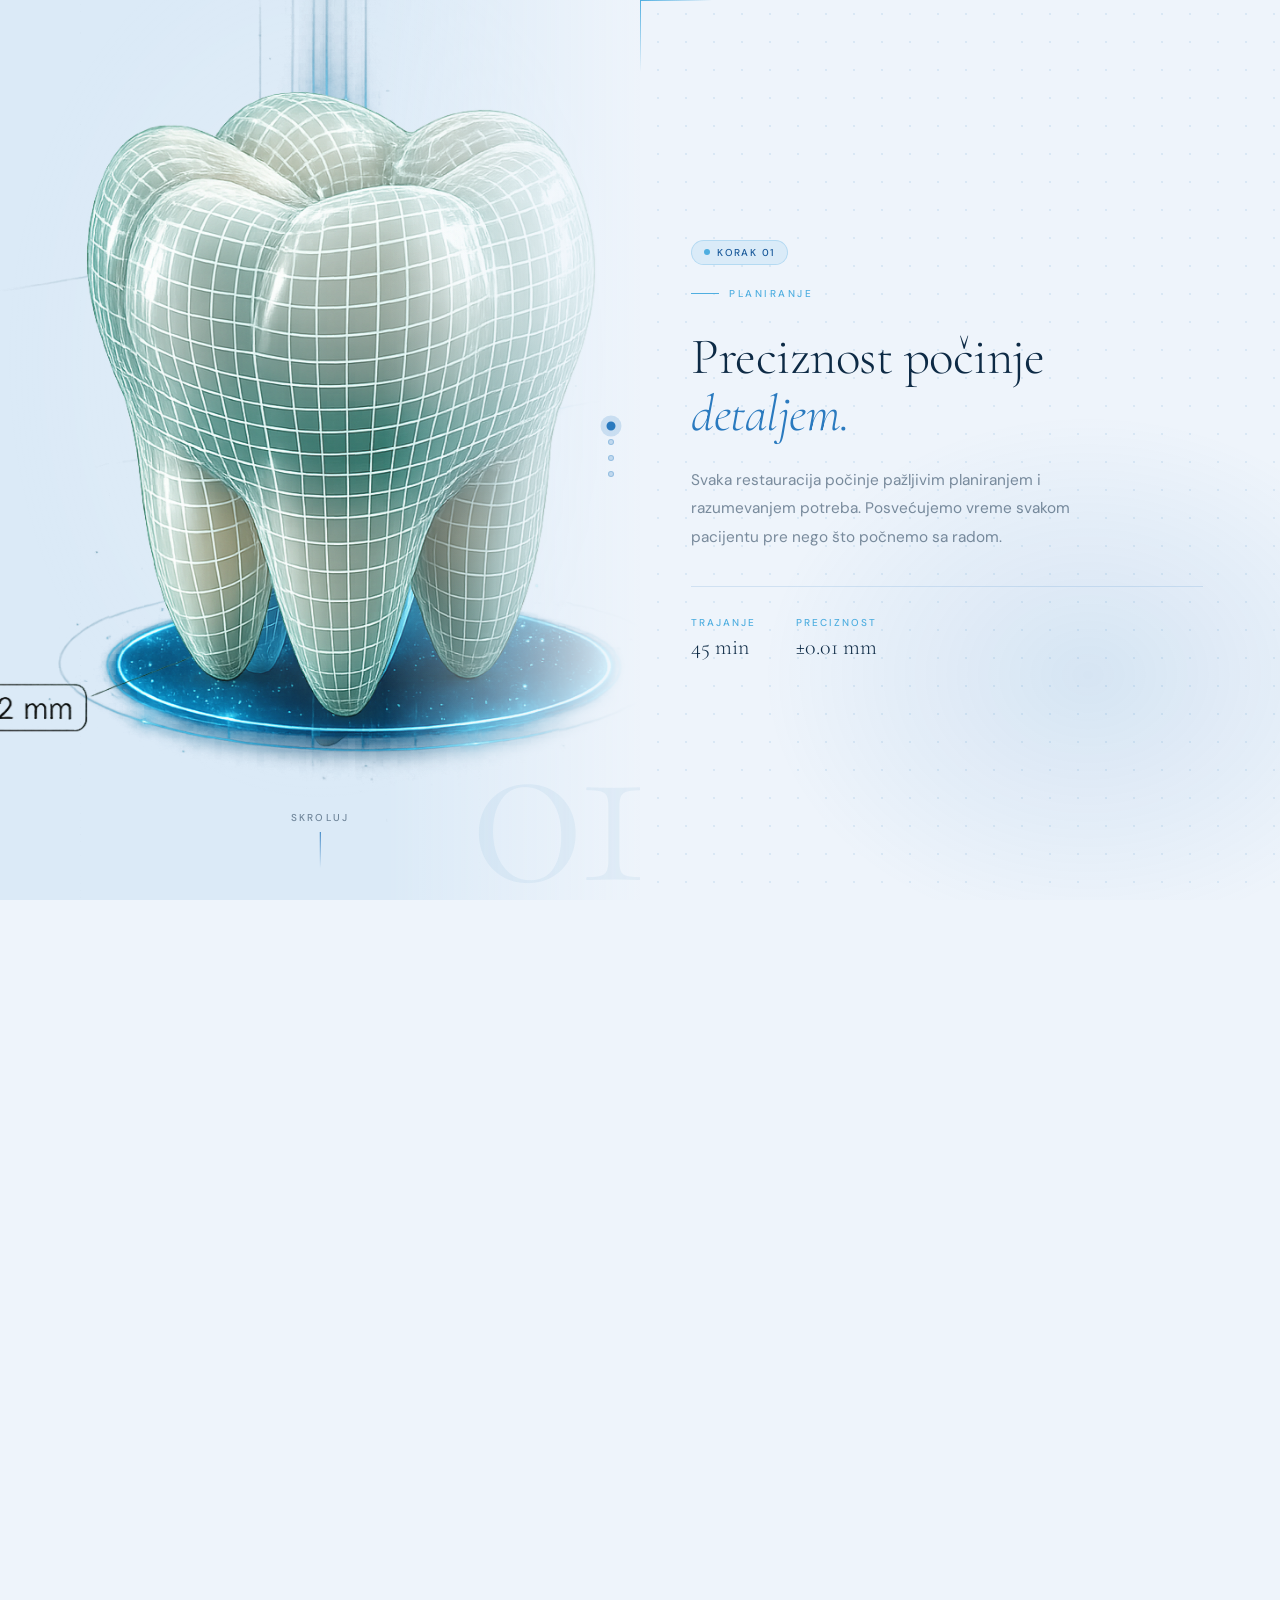
<file: sekcija3.html>
<!DOCTYPE html>
<html lang="sr">
<head>
<meta charset="UTF-8">
<meta name="viewport" content="width=device-width, initial-scale=1.0">
<title>Zubna Tehnika — Proces</title>
<link rel="preconnect" href="https://fonts.googleapis.com">
<link rel="preconnect" href="https://fonts.gstatic.com" crossorigin>
<link href="https://fonts.googleapis.com/css2?family=Cormorant+Garamond:ital,wght@0,300;0,400;1,300;1,400&family=DM+Sans:opsz,wght@9..40,300;9..40,400;9..40,500&display=swap" rel="stylesheet">
<style>
*, *::before, *::after { margin: 0; padding: 0; box-sizing: border-box; }

:root {
  --bg:       #eef4fb;
  --bg2:      #dbeaf7;
  --accent:   #2a7abf;
  --accent2:  #4faee0;
  --accent3:  #1a5a9a;
  --text:     #0d2a45;
  --muted:    rgba(13,42,69,.52);
  --gold:     #2a7abf;
  --gold-l:   #7ec8f0;
  --border:   rgba(79,174,224,.22);
  --step-h:   100vh;
}

html { scroll-behavior: smooth; }

body {
  background: var(--bg);
  color: var(--text);
  font-family: 'DM Sans', sans-serif;
  font-weight: 300;
  overflow-x: hidden;
}

/* dot grid bg */
body::before {
  content: '';
  position: fixed; inset: 0;
  background-image: radial-gradient(circle, rgba(42,122,191,.10) 1px, transparent 1px);
  background-size: 28px 28px;
  pointer-events: none; z-index: 0;
}
/* ambient blobs */
body::after {
  content: '';
  position: fixed; inset: 0;
  background:
    radial-gradient(ellipse 700px 500px at 10% 20%, rgba(79,174,224,.18) 0%, transparent 70%),
    radial-gradient(ellipse 500px 400px at 85% 75%, rgba(42,122,191,.12) 0%, transparent 65%);
  pointer-events: none; z-index: 0;
}

/* ── STICKY SCENE ── */
#scene-wrapper {
  position: relative;
  height: calc(var(--step-h) * 5);
  z-index: 1;
}

#scene {
  position: sticky;
  top: 0;
  height: 100vh;
  width: 100%;
  overflow: hidden;
  display: grid;
  grid-template-columns: 1fr 1fr;
}

/* ── IMAGE SIDE ── */
#image-side {
  position: relative;
  background: var(--bg2);
  overflow: hidden;
}

/* subtle inner frame */
#image-side::before {
  content: '';
  position: absolute; inset: 0;
  background:
    radial-gradient(ellipse 70% 70% at 50% 40%, rgba(255,255,255,.22) 0%, transparent 70%);
  pointer-events: none; z-index: 2;
}

/* right-edge feather into text side */
#image-side::after {
  content: '';
  position: absolute; inset: 0;
  background: linear-gradient(to right, transparent 60%, var(--bg) 100%);
  pointer-events: none; z-index: 3;
}

.slide-img {
  position: absolute;
  inset: 0;
  width: 100%; height: 100%;
  object-fit: cover;
  opacity: 0;
  transition: opacity 0.85s cubic-bezier(.4,0,.2,1), transform 1.2s cubic-bezier(.4,0,.2,1);
  transform: scale(1.05);
  will-change: opacity, transform;
}
.slide-img.active {
  opacity: 1;
  transform: scale(1.0);
}

/* ── STEP COUNT WATERMARK on image ── */
#step-watermark {
  position: absolute;
  right: -0.02em;
  bottom: -0.1em;
  font-family: 'Cormorant Garamond', serif;
  font-size: clamp(130px, 22vw, 240px);
  font-weight: 300;
  color: rgba(42,122,191,.07);
  line-height: 1;
  pointer-events: none;
  user-select: none;
  z-index: 4;
  transition: all 0.6s ease;
  letter-spacing: -0.04em;
}

/* ── SCROLL BAR ── */
#scroll-bar {
  position: absolute;
  left: 0; top: 0;
  width: 3px; height: 0%;
  background: linear-gradient(to bottom, var(--accent2), var(--accent));
  border-radius: 0 2px 2px 0;
  transition: height 0.08s linear;
  z-index: 10;
}

/* ── PROGRESS DOTS ── */
#progress {
  position: absolute;
  right: 1.6rem;
  top: 50%;
  transform: translateY(-50%);
  display: flex;
  flex-direction: column;
  gap: 10px;
  z-index: 10;
}
.dot {
  width: 6px; height: 6px;
  border-radius: 50%;
  background: rgba(42,122,191,.22);
  border: 1.5px solid rgba(42,122,191,.3);
  transition: all 0.4s ease;
  cursor: pointer;
}
.dot.active {
  background: var(--accent);
  border-color: var(--accent);
  transform: scale(1.5);
  box-shadow: 0 0 0 4px rgba(42,122,191,.18);
}

/* ── SCROLL HINT ── */
#scroll-hint {
  position: absolute;
  bottom: 2rem; left: 50%;
  transform: translateX(-50%);
  display: flex; flex-direction: column; align-items: center; gap: 8px;
  color: var(--muted);
  font-size: 10px; letter-spacing: .22em; text-transform: uppercase;
  z-index: 10;
  transition: opacity 0.5s ease;
  font-weight: 500;
}
.scroll-arrow {
  width: 1px; height: 36px;
  background: linear-gradient(to bottom, var(--accent), transparent);
  animation: scrollPulse 2s ease-in-out infinite;
}
@keyframes scrollPulse {
  0%,100% { opacity:.4; } 50% { opacity:1; }
}

/* ── TEXT SIDE ── */
#text-side {
  position: relative;
  display: flex;
  flex-direction: column;
  justify-content: center;
  padding: 5vw 6vw 5vw 4vw;
  background: transparent;
}

/* decorative corner accent */
#text-side::before {
  content: '';
  position: absolute;
  top: 0; left: 0;
  width: 1px; height: 72px;
  background: linear-gradient(to bottom, var(--accent2), transparent);
}
#text-side::after {
  content: '';
  position: absolute;
  top: 0; left: 0;
  width: 72px; height: 1px;
  background: linear-gradient(to right, var(--accent2), transparent);
}

/* ── TEXT PANELS ── */
.text-panel {
  position: absolute;
  inset: 0;
  display: flex; flex-direction: column; justify-content: center;
  padding: 5vw 6vw 5vw 4vw;
  opacity: 0;
  transform: translateY(24px);
  transition: opacity 0.65s ease, transform 0.65s ease;
  pointer-events: none;
}
.text-panel.active {
  opacity: 1;
  transform: translateY(0);
  pointer-events: auto;
}

.step-label {
  font-size: 10px;
  font-weight: 500;
  letter-spacing: .25em;
  text-transform: uppercase;
  color: var(--accent2);
  margin-bottom: 1.8rem;
  display: flex; align-items: center; gap: 10px;
}
.step-label::before {
  content: '';
  display: inline-block;
  width: 28px; height: 1px;
  background: var(--accent2);
}

.step-title {
  font-family: 'Cormorant Garamond', serif;
  font-size: clamp(32px, 4vw, 54px);
  font-weight: 300;
  line-height: 1.12;
  color: var(--text);
  margin-bottom: 1.4rem;
  letter-spacing: -.01em;
}
.step-title em {
  font-style: italic;
  color: var(--accent);
}

.step-desc {
  font-size: clamp(13px, 1.2vw, 15.5px);
  line-height: 1.85;
  color: var(--muted);
  max-width: 36ch;
  font-weight: 400;
}

.step-detail {
  margin-top: 2.2rem;
  padding-top: 1.8rem;
  border-top: 1px solid rgba(42,122,191,.15);
  display: flex; gap: 2.5rem;
}
.detail-item {
  display: flex; flex-direction: column; gap: 5px;
}
.detail-label {
  font-size: 10px;
  letter-spacing: .2em;
  text-transform: uppercase;
  color: var(--accent2);
  font-weight: 500;
}
.detail-value {
  font-family: 'Cormorant Garamond', serif;
  font-size: 22px;
  font-weight: 300;
  color: var(--text);
}

/* floating chip tag */
.step-tag {
  display: inline-flex; align-items: center; gap: 7px;
  background: rgba(79,174,224,.12);
  border: 1px solid rgba(79,174,224,.28);
  color: var(--accent3);
  font-size: 10px; font-weight: 500;
  letter-spacing: .14em; text-transform: uppercase;
  padding: 5px 12px; border-radius: 20px;
  margin-bottom: 1.4rem;
  width: fit-content;
}
.step-tag::before {
  content: '';
  width: 6px; height: 6px;
  border-radius: 50%;
  background: var(--accent2);
}

/* crossfade overlay */
#crossfade-overlay {
  position: absolute; inset: 0;
  background: var(--bg2);
  opacity: 0;
  z-index: 5;
  pointer-events: none;
  transition: opacity 0.28s ease;
}

/* responsive */
@media (max-width: 768px) {
  #scene { grid-template-columns: 1fr; }
  #text-side { display: none; }
}
</style>
</head>
<body>

<div id="scene-wrapper">
  <div id="scene">

    <!-- IMAGE SIDE -->
    <div id="image-side">
      <div id="scroll-bar"></div>
      <div id="crossfade-overlay"></div>
      <div id="step-watermark">01</div>

      <img class="slide-img active" src="z1.png" alt="Korak 1">
      <img class="slide-img" src="z2.png" alt="Korak 2">
      <img class="slide-img" src="z3.png" alt="Korak 3">
      <img class="slide-img" src="z4.png" alt="Korak 4">

      <div id="progress">
        <div class="dot active" data-step="0"></div>
        <div class="dot" data-step="1"></div>
        <div class="dot" data-step="2"></div>
        <div class="dot" data-step="3"></div>
      </div>

      <div id="scroll-hint">
        <span>Skroluj</span>
        <div class="scroll-arrow"></div>
      </div>
    </div>

    <!-- TEXT SIDE -->
    <div id="text-side">

      <!-- KORAK 1 -->
      <div class="text-panel active" data-panel="0">
        <div class="step-tag">Korak 01</div>
        <div class="step-label">Planiranje</div>
        <h2 class="step-title">Preciznost počinje<br><em>detaljem.</em></h2>
        <p class="step-desc">Svaka restauracija počinje pažljivim planiranjem i razumevanjem potreba. Posvećujemo vreme svakom pacijentu pre nego što počnemo sa radom.</p>
        <div class="step-detail">
          <div class="detail-item">
            <span class="detail-label">Trajanje</span>
            <span class="detail-value">45 min</span>
          </div>
          <div class="detail-item">
            <span class="detail-label">Preciznost</span>
            <span class="detail-value">±0.01 mm</span>
          </div>
        </div>
      </div>

      <!-- KORAK 2 -->
      <div class="text-panel" data-panel="1">
        <div class="step-tag">Korak 02</div>
        <div class="step-label">Digitalizacija</div>
        <h2 class="step-title">Digitalni<br><em>otisak.</em></h2>
        <p class="step-desc">Koristimo napredne 3D skenere za precizno digitalno beleženje svakog detalja. Bez gipsa, bez neprijatnosti — samo savršena tačnost.</p>
        <div class="step-detail">
          <div class="detail-item">
            <span class="detail-label">Rezolucija</span>
            <span class="detail-value">20 μm</span>
          </div>
          <div class="detail-item">
            <span class="detail-label">Skeniranje</span>
            <span class="detail-value">60 sek</span>
          </div>
        </div>
      </div>

      <!-- KORAK 3 -->
      <div class="text-panel" data-panel="2">
        <div class="step-tag">Korak 03</div>
        <div class="step-label">Modelovanje</div>
        <h2 class="step-title">CAD dizajn sa<br><em>mikronskom preciznošću.</em></h2>
        <p class="step-desc">Digitalni dizajn omogućava savršenu adaptaciju i funkcionalnost. Svaka krivina modelovana je u 3D pre nego što rezač dotakne materijal.</p>
        <div class="step-detail">
          <div class="detail-item">
            <span class="detail-label">Tolerancija</span>
            <span class="detail-value">0.02 mm</span>
          </div>
          <div class="detail-item">
            <span class="detail-label">Software</span>
            <span class="detail-value">CAD/CAM</span>
          </div>
        </div>
      </div>

      <!-- KORAK 4 -->
      <div class="text-panel" data-panel="3">
        <div class="step-tag">Korak 04</div>
        <div class="step-label">Izrada</div>
        <h2 class="step-title">Izrada vrhunske<br><em>restauracije.</em></h2>
        <p class="step-desc">Koristimo najkvalitetnije materijale i najmodernije tehnologije. Rezultat je restauracija koja izgleda, funkcioniše i traje kao prirodni zub.</p>
        <div class="step-detail">
          <div class="detail-item">
            <span class="detail-label">Materijal</span>
            <span class="detail-value">Cirkonija</span>
          </div>
          <div class="detail-item">
            <span class="detail-label">Trajnost</span>
            <span class="detail-value">15+ god</span>
          </div>
        </div>
      </div>

    </div><!-- end text-side -->
  </div><!-- end scene -->
</div><!-- end scene-wrapper -->

<script>
(function() {
  const wrapper  = document.getElementById('scene-wrapper');
  const imgs     = document.querySelectorAll('.slide-img');
  const panels   = document.querySelectorAll('.text-panel');
  const dots     = document.querySelectorAll('.dot');
  const scrollBar= document.getElementById('scroll-bar');
  const scrollHint=document.getElementById('scroll-hint');
  const watermark= document.getElementById('step-watermark');
  const overlay  = document.getElementById('crossfade-overlay');

  let currentStep = 0;
  const STEPS = 4;

  function getProgress() {
    const rect  = wrapper.getBoundingClientRect();
    const total = wrapper.offsetHeight - window.innerHeight;
    return Math.max(0, Math.min(1, -rect.top / total));
  }

  function setStep(step) {
    if (step === currentStep) return;
    const prev = currentStep;
    currentStep = step;

    imgs[prev].classList.remove('active');
    overlay.style.opacity = '0.35';
    setTimeout(() => {
      overlay.style.opacity = '0';
      imgs[step].classList.add('active');
    }, 200);

    panels[prev].classList.remove('active');
    panels[step].classList.add('active');

    dots[prev].classList.remove('active');
    dots[step].classList.add('active');

    watermark.textContent = String(step + 1).padStart(2, '0');
  }

  function onScroll() {
    const progress = getProgress();
    const step = Math.min(STEPS - 1, Math.floor(progress * STEPS));
    scrollBar.style.height = (progress * 100) + '%';
    scrollHint.style.opacity = progress > 0.04 ? '0' : '1';
    setStep(step);
  }

  dots.forEach(dot => {
    dot.addEventListener('click', () => {
      const step = parseInt(dot.dataset.step);
      const top  = wrapper.getBoundingClientRect().top + window.scrollY;
      const total= wrapper.offsetHeight - window.innerHeight;
      window.scrollTo({ top: top + (step / STEPS) * total + 10, behavior: 'smooth' });
    });
  });

  window.addEventListener('scroll', onScroll, { passive: true });
  onScroll();
})();
</script>
</body>
</html>
</file>
